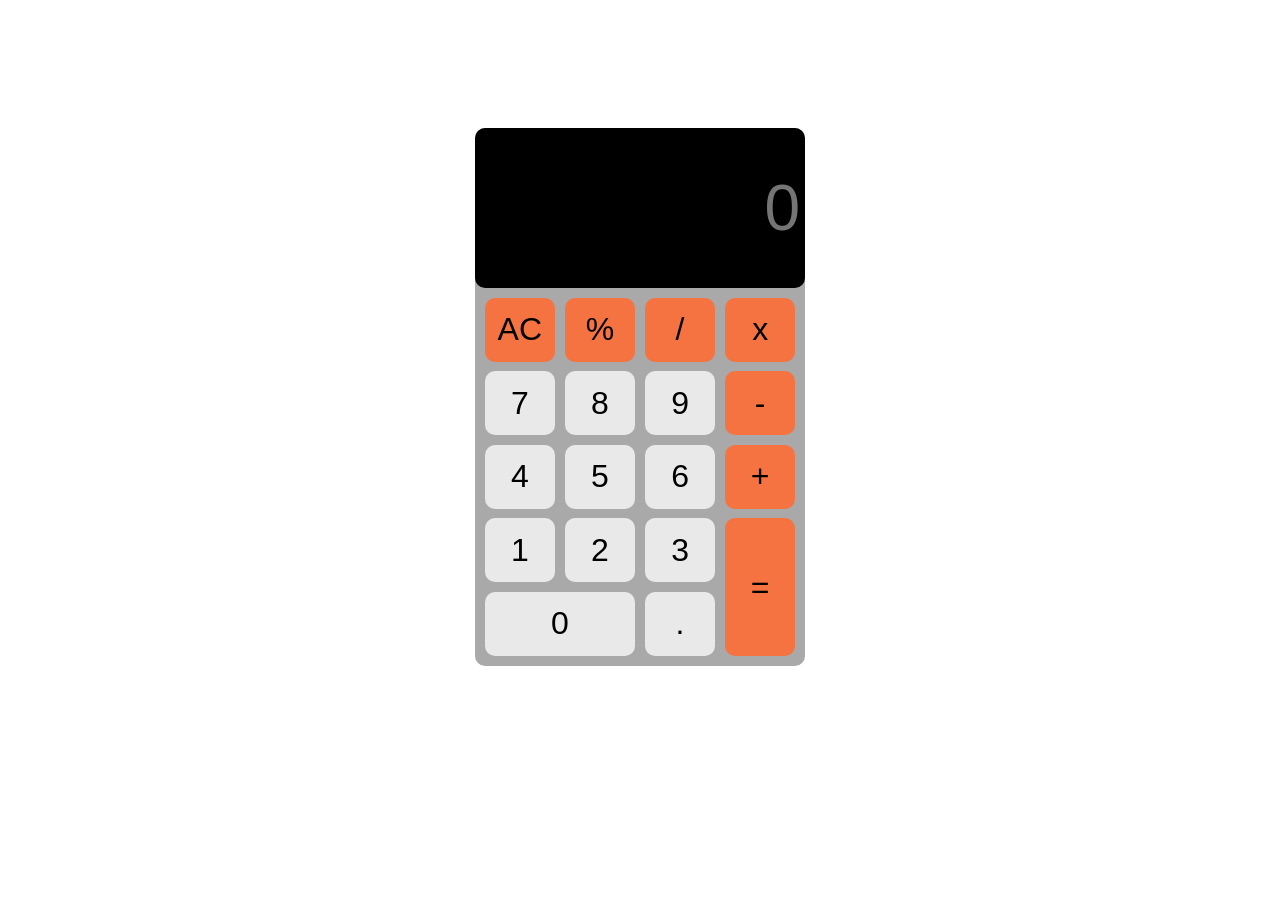
<file: Lab 1/index.html>
<!DOCTYPE html>
<html lang="en">
<head>
    <meta charset="UTF-8">
    <meta name="viewport" content="width=device-width, initial-scale=1.0">
    <title>Calculator</title>
    <link rel="stylesheet" href="style.css">
</head>
<body>
    <div class="calculator">
        <input type="text" id="display" readonly placeholder="0">

        <div class="buttons">
            <button class="operator">AC</button>
            <button class="operator">%</button>
            <button class="operator">/</button>
            <button class="operator">x</button>
                
            <button>7</button>
            <button>8</button>
            <button>9</button>
            <button class="operator">-</button>
                
            <button>4</button>
            <button>5</button>
            <button>6</button>
            <button class="operator">+</button>
                
            <button>1</button>
            <button>2</button>
            <button>3</button>
            <button class="operator equal">=</button>
                
            <button class="zero">0</button>
            <button>.</button>
        </div>
        
    </div>
</body>
</html>
</file>
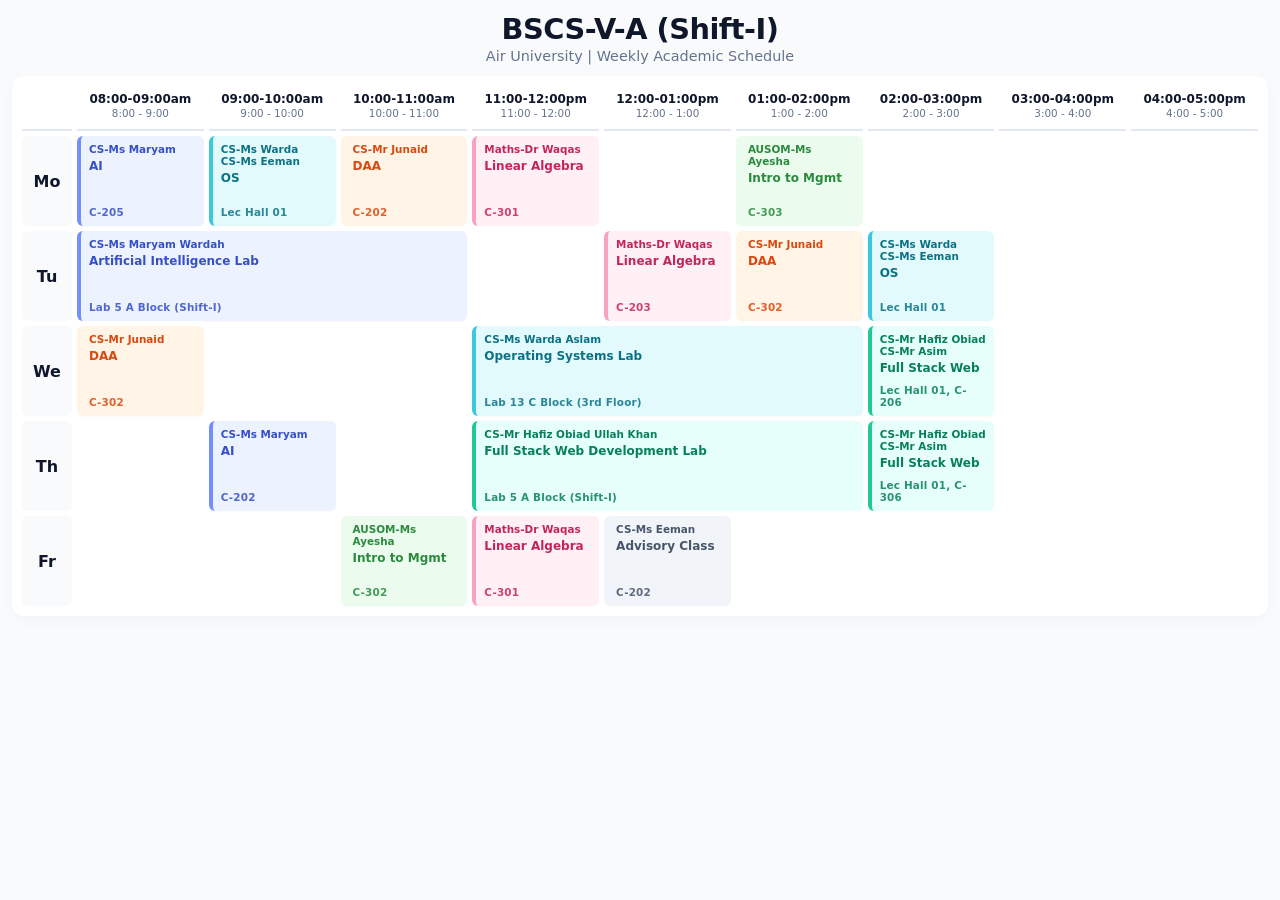
<file: Lab 2/Task 1 - Timetable/index.html>
<!DOCTYPE html>
<html lang="en">
<head>
  <meta charset="UTF-8">
  <meta name="viewport" content="width=device-width, initial-scale=1.0">
  <title>BSCS-V-A Timetable (Shift-I)</title>
  <link rel="stylesheet" href="./style.css">
</head>
<body>

  <div class="header-section">
    <h1>BSCS-V-A (Shift-I)</h1>
    <p>Air University | Weekly Academic Schedule</p>
  </div>

  <div class="timetable-wrapper">
    <div class="timetable-grid">
      
      <!-- Top Grid Framework Timeline Headers -->
      <div style="grid-column: 1; grid-row: 1; border-bottom: 2px solid var(--border-light);"></div>
      <div class="time-slot-header" style="grid-column: 2;">08:00-09:00am <span>8:00 - 9:00</span></div>
      <div class="time-slot-header" style="grid-column: 3;">09:00-10:00am <span>9:00 - 10:00</span></div>
      <div class="time-slot-header" style="grid-column: 4;">10:00-11:00am <span>10:00 - 11:00</span></div>
      <div class="time-slot-header" style="grid-column: 5;">11:00-12:00pm <span>11:00 - 12:00</span></div>
      <div class="time-slot-header" style="grid-column: 6;">12:00-01:00pm <span>12:00 - 1:00</span></div>
      <div class="time-slot-header" style="grid-column: 7;">01:00-02:00pm <span>1:00 - 2:00</span></div>
      <div class="time-slot-header" style="grid-column: 8;">02:00-03:00pm <span>2:00 - 3:00</span></div>
      <div class="time-slot-header" style="grid-column: 9;">03:00-04:00pm <span>3:00 - 4:00</span></div>
      <div class="time-slot-header" style="grid-column: 10;">04:00-05:00pm <span>4:00 - 5:00</span></div>

      <!-- Left Sidebar Row Keys -->
      <div class="day-row-header" style="grid-row: 2;">Mo</div>
      <div class="day-row-header" style="grid-row: 3;">Tu</div>
      <div class="day-row-header" style="grid-row: 4;">We</div>
      <div class="day-row-header" style="grid-row: 5;">Th</div>
      <div class="day-row-header" style="grid-row: 6;">Fr</div>

      <!-- ==================== MONDAY ==================== -->
      <div class="cell-card c-ai" style="grid-row: 2; grid-column: 2;">
        <div class="instructor">CS-Ms Maryam</div>
        <div class="course-title">AI</div>
        <div class="room-number">C-205</div>
      </div>
      
      <div class="cell-card c-os" style="grid-row: 2; grid-column: 3;">
        <div class="instructor">CS-Ms Warda<br>CS-Ms Eeman</div>
        <div class="course-title">OS</div>
        <div class="room-number">Lec Hall 01</div>
      </div>
      
      <div class="cell-card c-daa" style="grid-row: 2; grid-column: 4;">
        <div class="instructor">CS-Mr Junaid</div>
        <div class="course-title">DAA</div>
        <div class="room-number">C-202</div>
      </div>
      
      <div class="cell-card c-la" style="grid-row: 2; grid-column: 5;">
        <div class="instructor">Maths-Dr Waqas</div>
        <div class="course-title">Linear Algebra</div>
        <div class="room-number">C-301</div>
      </div>
      
      <div class="cell-card c-mgmt" style="grid-row: 2; grid-column: 7;">
        <div class="instructor">AUSOM-Ms Ayesha</div>
        <div class="course-title">Intro to Mgmt</div>
        <div class="room-number">C-303</div>
      </div>

      <!-- ==================== TUESDAY ==================== -->
      <div class="cell-card c-ai" style="grid-row: 3; grid-column: 2 / span 3;">
        <div class="instructor">CS-Ms Maryam Wardah</div>
        <div class="course-title">Artificial Intelligence Lab</div>
        <div class="room-number">Lab 5 A Block (Shift-I)</div>
      </div>
      
      <div class="cell-card c-la" style="grid-row: 3; grid-column: 6;">
        <div class="instructor">Maths-Dr Waqas</div>
        <div class="course-title">Linear Algebra</div>
        <div class="room-number">C-203</div>
      </div>
      
      <div class="cell-card c-daa" style="grid-row: 3; grid-column: 7;">
        <div class="instructor">CS-Mr Junaid</div>
        <div class="course-title">DAA</div>
        <div class="room-number">C-302</div>
      </div>
      
      <div class="cell-card c-os" style="grid-row: 3; grid-column: 8;">
        <div class="instructor">CS-Ms Warda<br>CS-Ms Eeman</div>
        <div class="course-title">OS</div>
        <div class="room-number">Lec Hall 01</div>
      </div>

      <!-- ==================== WEDNESDAY ==================== -->
      <div class="cell-card c-daa" style="grid-row: 4; grid-column: 2;">
        <div class="instructor">CS-Mr Junaid</div>
        <div class="course-title">DAA</div>
        <div class="room-number">C-302</div>
      </div>

      <div class="cell-card c-os" style="grid-row: 4; grid-column: 5 / span 3;">
        <div class="instructor">CS-Ms Warda Aslam</div>
        <div class="course-title">Operating Systems Lab</div>
        <div class="room-number">Lab 13 C Block (3rd Floor)</div>
      </div>

      <div class="cell-card c-fs" style="grid-row: 4; grid-column: 8;">
        <div class="instructor">CS-Mr Hafiz Obiad<br>CS-Mr Asim</div>
        <div class="course-title">Full Stack Web</div>
        <div class="room-number">Lec Hall 01, C-206</div>
      </div>

      <!-- ==================== THURSDAY ==================== -->
      <div class="cell-card c-ai" style="grid-row: 5; grid-column: 3;">
        <div class="instructor">CS-Ms Maryam</div>
        <div class="course-title">AI</div>
        <div class="room-number">C-202</div>
      </div>

      <div class="cell-card c-fs" style="grid-row: 5; grid-column: 5 / span 3;">
        <div class="instructor">CS-Mr Hafiz Obiad Ullah Khan</div>
        <div class="course-title">Full Stack Web Development Lab</div>
        <div class="room-number">Lab 5 A Block (Shift-I)</div>
      </div>

      <div class="cell-card c-fs" style="grid-row: 5; grid-column: 8;">
        <div class="instructor">CS-Mr Hafiz Obiad<br>CS-Mr Asim</div>
        <div class="course-title">Full Stack Web</div>
        <div class="room-number">Lec Hall 01, C-306</div>
      </div>

      <!-- ==================== FRIDAY ==================== -->
      <div class="cell-card c-mgmt" style="grid-row: 6; grid-column: 4;">
        <div class="instructor">AUSOM-Ms Ayesha</div>
        <div class="course-title">Intro to Mgmt</div>
        <div class="room-number">C-302</div>
      </div>

      <div class="cell-card c-la" style="grid-row: 6; grid-column: 5;">
        <div class="instructor">Maths-Dr Waqas</div>
        <div class="course-title">Linear Algebra</div>
        <div class="room-number">C-301</div>
      </div>

      <div class="cell-card c-adv" style="grid-row: 6; grid-column: 6;">
        <div class="instructor">CS-Ms Eeman</div>
        <div class="course-title">Advisory Class</div>
        <div class="room-number">C-202</div>
      </div>

    </div>
  </div>
</body>
</html>
</file>
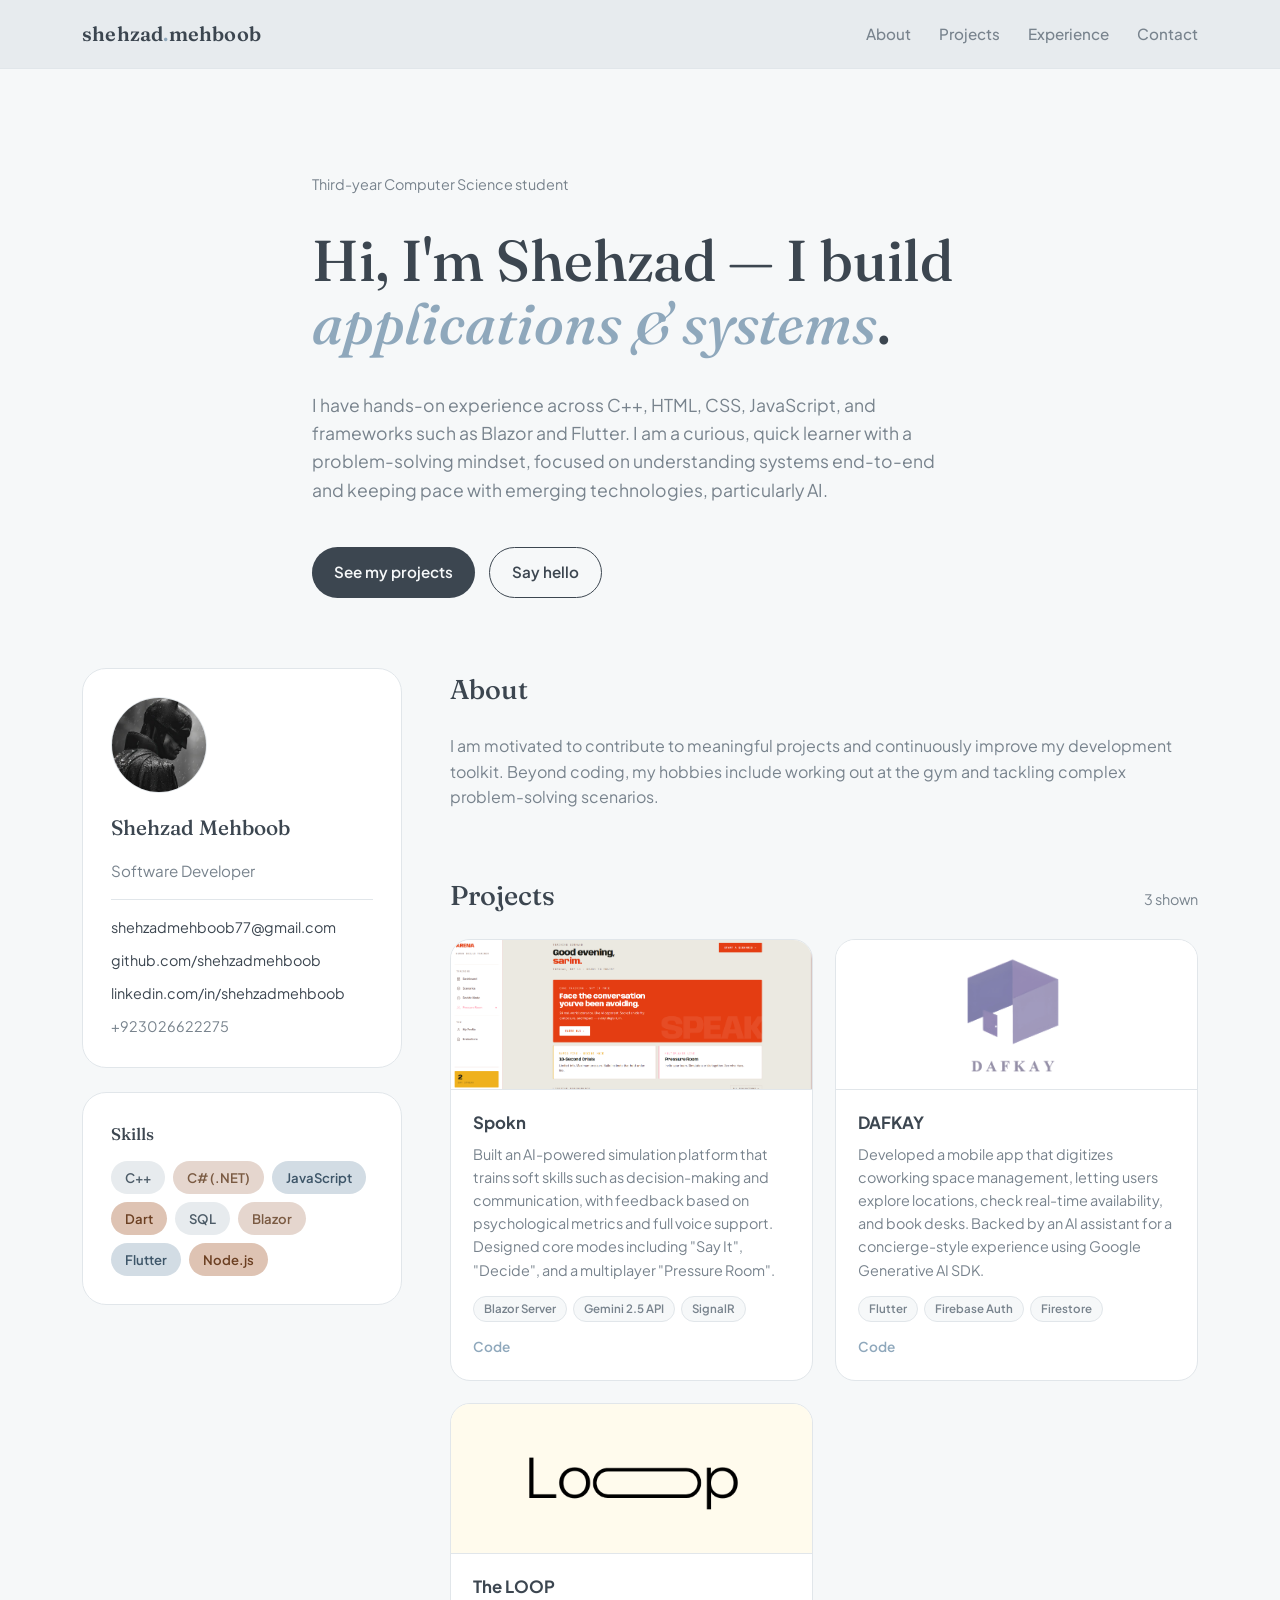
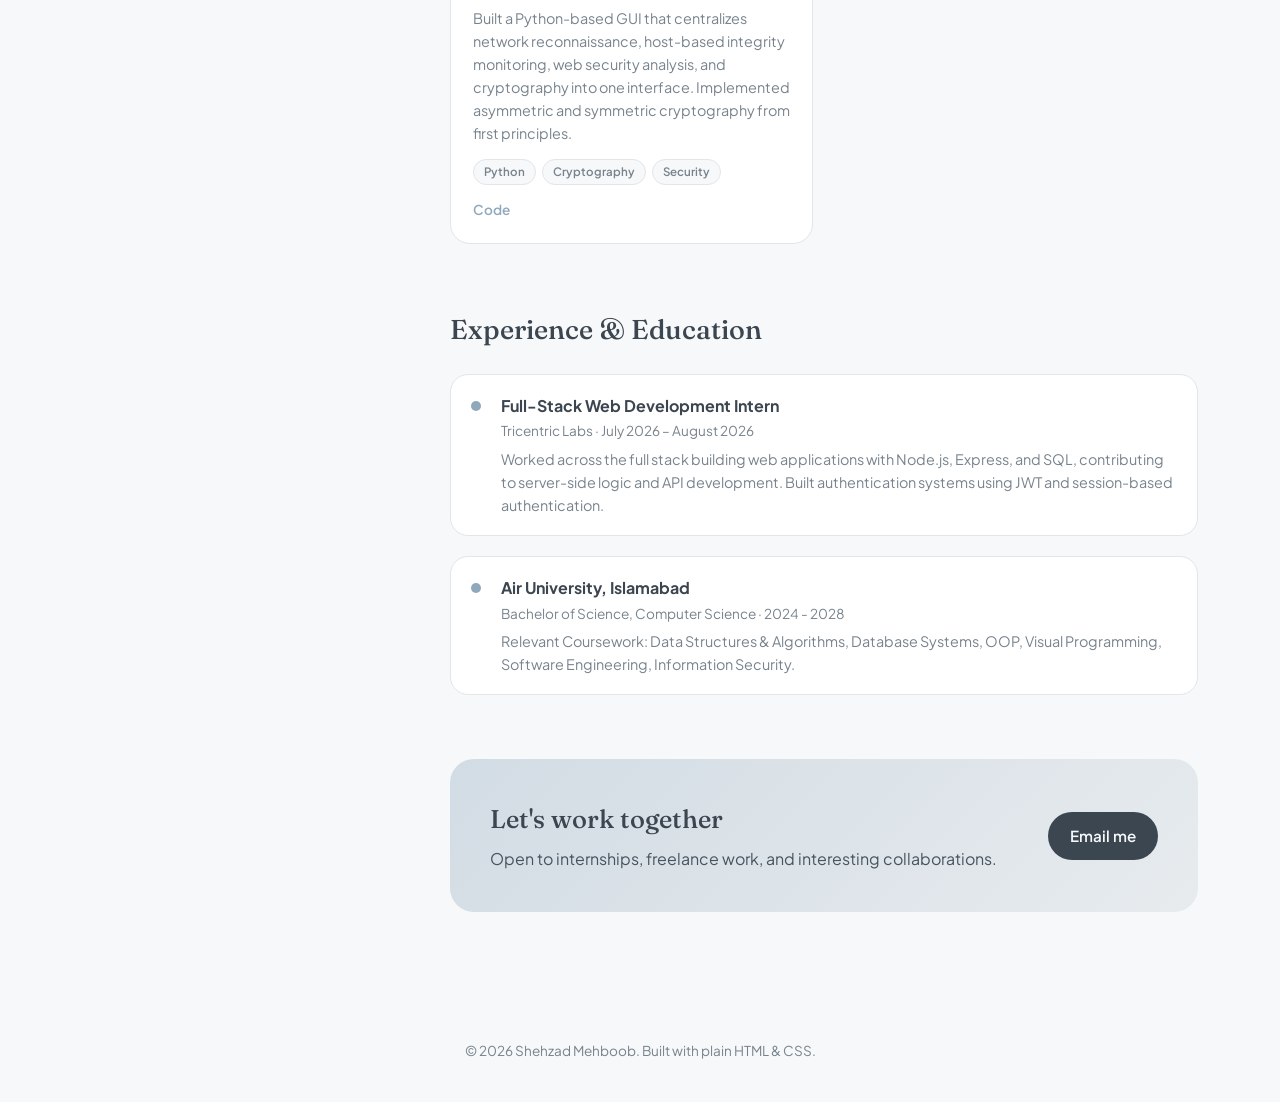
<file: Lab 2/Task 3 - Portfolio/index.html>
<!DOCTYPE html>
<html lang="en">
<head>
<meta charset="UTF-8">
<meta name="viewport" content="width=device-width, initial-scale=1.0">
<title>Shehzad Mehboob — Portfolio</title>

<link href="https://fonts.googleapis.com/css2?family=Fraunces:ital,opsz,wght@0,9..144,400;0,9..144,500;0,9..144,600;1,9..144,500&family=Plus+Jakarta+Sans:wght@400;500;600;700&display=swap" rel="stylesheet">
<link rel="stylesheet" href="./style.css">
</head>
<body>

<nav>
  <div class="wrap">
    <div class="brand">shehzad<span>.</span>mehboob</div>
    <ul class="nav-links">
      <li><a href="#about">About</a></li>
      <li><a href="#projects">Projects</a></li>
      <li><a href="#experience">Experience</a></li>
      <li><a href="#contact">Contact</a></li>
    </ul>
  </div>
</nav>

<header class="hero">
  <div class="wrap">
    <p class="eyebrow">Third-year Computer Science student</p>
    <h1>Hi, I'm Shehzad — I build <em>applications &amp; systems</em>.</h1>
    <p class="lede">I have hands-on experience across C++, HTML, CSS, JavaScript, and frameworks such as Blazor and Flutter. I am a curious, quick learner with a problem-solving mindset, focused on understanding systems end-to-end and keeping pace with emerging technologies, particularly AI.</p>
    <div class="hero-actions">
      <a class="btn btn-solid" href="#projects">See my projects</a>
      <a class="btn btn-ghost" href="mailto:shehzadmehboob77@gmail.com">Say hello</a>
    </div>
  </div>
</header>

<div class="wrap">
  <main class="layout">

    <aside class="sidebar">
      <div class="profile-card">
        
        <img class="avatar" src="./pfp.jpeg" alt="Shehzad Mehboob">
        
        <h2>Shehzad Mehboob</h2>
        <p class="role">Software Developer</p>
        <div class="profile-meta">
          <a href="mailto:shehzadmehboob77@gmail.com">shehzadmehboob77@gmail.com</a>
          <a href="https://github.com/shehzadmehboob" target="_blank" rel="noopener">github.com/shehzadmehboob</a>
          <a href="https://linkedin.com/in/shehzadmehboob" target="_blank" rel="noopener">linkedin.com/in/shehzadmehboob</a>
          <span>+923026622275</span>
        </div>
      </div>

      <div class="skills-card">
        <h3>Skills</h3>
        <div class="chip-row">
          <span class="chip">C++</span>
          <span class="chip pink">C# (.NET)</span>
          <span class="chip lav">JavaScript</span>
          <span class="chip peach">Dart</span>
          <span class="chip">SQL</span>
          <span class="chip pink">Blazor</span>
          <span class="chip lav">Flutter</span>
          <span class="chip peach">Node.js</span>
        </div>
      </div>
    </aside>

    <div class="content">

      <section id="about">
        <div class="section-head"><h2>About</h2></div>
        <div class="about-text">
          <p>I am motivated to contribute to meaningful projects and continuously improve my development toolkit. Beyond coding, my hobbies include working out at the gym and tackling complex problem-solving scenarios.</p>
        </div>
      </section>

      <section id="projects">
        <div class="section-head">
          <h2>Projects</h2>
          <span class="count">3 shown</span>
        </div>
        
        <div class="project-grid">

          <article class="project-card">
            
            <img class="project-thumb" src="./spokn.png" alt="Spokn Project Thumbnail">
            <div class="project-body">
              <h3>Spokn</h3>
              <p>Built an AI-powered simulation platform that trains soft skills such as decision-making and communication, with feedback based on psychological metrics and full voice support. Designed core modes including "Say It", "Decide", and a multiplayer "Pressure Room".</p>
              <div class="project-tags">
                <span class="tag">Blazor Server</span>
                <span class="tag">Gemini 2.5 API</span>
                <span class="tag">SignalR</span>
              </div>
              <div class="project-links">
                <a href="https://github.com/shehzadmehboob/Arena">Code</a>
              </div>
            </div>
          </article>

          <article class="project-card">
            
            <img class="project-thumb" src="./dafkay.png" alt="DAFKAY Project Thumbnail">
            <div class="project-body">
              <h3>DAFKAY</h3>
              <p>Developed a mobile app that digitizes coworking space management, letting users explore locations, check real-time availability, and book desks. Backed by an AI assistant for a concierge-style experience using Google Generative AI SDK.</p>
              <div class="project-tags">
                <span class="tag">Flutter</span>
                <span class="tag">Firebase Auth</span>
                <span class="tag">Firestore</span>
              </div>
              <div class="project-links">
                <a href="#">Code</a>
              </div>
            </div>
          </article>

          <article class="project-card">
            
            <img class="project-thumb" src="./loop.png" alt="The LOOP Project Thumbnail">
            <div class="project-body">
              <h3>The LOOP</h3>
              <p>Built a Python-based GUI that centralizes network reconnaissance, host-based integrity monitoring, web security analysis, and cryptography into one interface. Implemented asymmetric and symmetric cryptography from first principles.</p>
              <div class="project-tags">
                <span class="tag">Python</span>
                <span class="tag">Cryptography</span>
                <span class="tag">Security</span>
              </div>
              <div class="project-links">
                <a href="#">Code</a>
              </div>
            </div>
          </article>

        </div>
      </section>

      <section id="experience">
        <div class="section-head"><h2>Experience &amp; Education</h2></div>
        <div class="timeline">
          
          <div class="timeline-item">
            <span class="timeline-dot"></span>
            <div>
              <h3>Full-Stack Web Development Intern</h3>
              <div class="when">Tricentric Labs · July 2026 – August 2026</div>
              <p>Worked across the full stack building web applications with Node.js, Express, and SQL, contributing to server-side logic and API development. Built authentication systems using JWT and session-based authentication.</p>
            </div>
          </div>

          <div class="timeline-item">
            <span class="timeline-dot"></span>
            <div>
              <h3>Air University, Islamabad</h3>
              <div class="when">Bachelor of Science, Computer Science · 2024 - 2028</div>
              <p>Relevant Coursework: Data Structures &amp; Algorithms, Database Systems, OOP, Visual Programming, Software Engineering, Information Security.</p>
            </div>
          </div>

        </div>
      </section>

      <section id="contact">
        <div class="contact-card">
          <div>
            <h2>Let's work together</h2>
            <p>Open to internships, freelance work, and interesting collaborations.</p>
          </div>
          <a class="btn btn-solid" href="mailto:shehzadmehboob77@gmail.com">Email me</a>
        </div>
      </section>

    </div>
  </main>
</div>

<footer>
  © 2026 Shehzad Mehboob. Built with plain HTML &amp; CSS.
</footer>

</body>
</html>
</file>
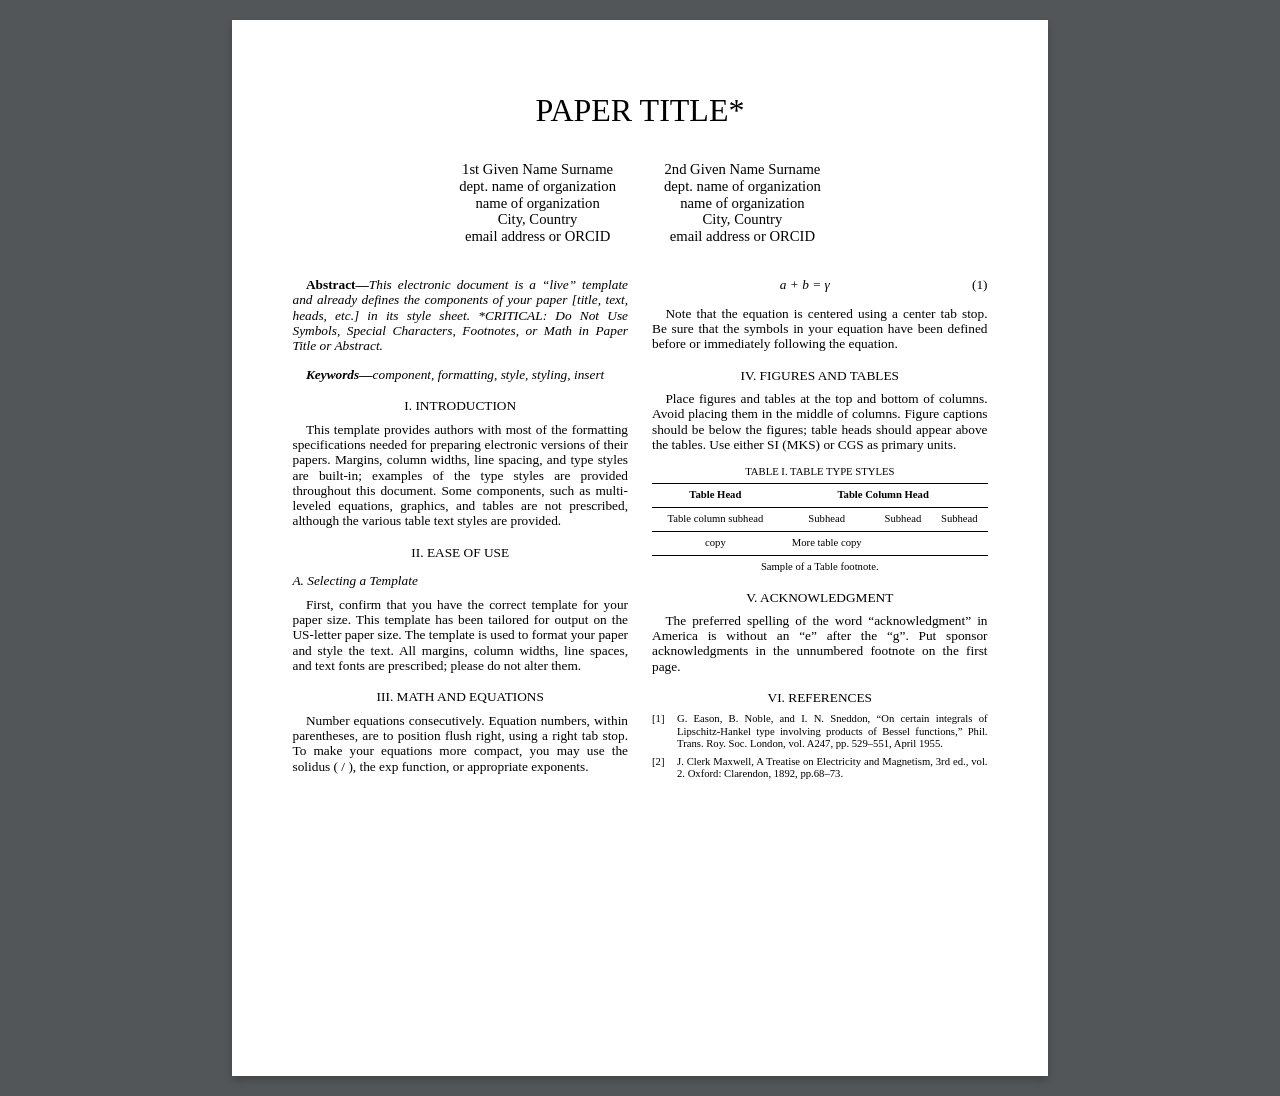
<file: Lab 2/Task 5 - IEEE Paper Template/index.html>
<!DOCTYPE html>
<html lang="en">
<head>
<meta charset="UTF-8">
<meta name="viewport" content="width=device-width, initial-scale=1.0">
<title>IEEE Paper Template</title>
<link rel="stylesheet" href="./style.css">
</head>
<body>

<div class="paper">
    <h1 class="paper-title">Paper Title*</h1>
    
    <div class="authors-container">
        <div class="author-block">
            <p>1st Given Name Surname</p>
            <p>dept. name of organization</p>
            <p>name of organization</p>
            <p>City, Country</p>
            <p>email address or ORCID</p>
        </div>
        <div class="author-block">
            <p>2nd Given Name Surname</p>
            <p>dept. name of organization</p>
            <p>name of organization</p>
            <p>City, Country</p>
            <p>email address or ORCID</p>
        </div>
    </div>

    <div class="content-columns">
        <p><span class="abstract">Abstract—</span><span class="abstract-text">This electronic document is a “live” template and already defines the components of your paper [title, text, heads, etc.] in its style sheet. *CRITICAL: Do Not Use Symbols, Special Characters, Footnotes, or Math in Paper Title or Abstract.</span></p>

        <p><strong class="keywords">Keywords—</strong><span class="keywords">component, formatting, style, styling, insert</span></p>

        <h1>I. Introduction</h1>
        <p>This template provides authors with most of the formatting specifications needed for preparing electronic versions of their papers. Margins, column widths, line spacing, and type styles are built-in; examples of the type styles are provided throughout this document. Some components, such as multi-leveled equations, graphics, and tables are not prescribed, although the various table text styles are provided.</p>

        <h1>II. Ease of Use</h1>
        <h2>A. Selecting a Template</h2>
        <p>First, confirm that you have the correct template for your paper size. This template has been tailored for output on the US-letter paper size. The template is used to format your paper and style the text. All margins, column widths, line spaces, and text fonts are prescribed; please do not alter them.</p>

        <h1>III. Math and Equations</h1>
        <p>Number equations consecutively. Equation numbers, within parentheses, are to position flush right, using a right tab stop. To make your equations more compact, you may use the solidus ( / ), the exp function, or appropriate exponents.</p>
        
        <div class="equation-row">
            <div class="equation-content">
                <i>a + b = &gamma;</i>
            </div>
            <div class="equation-number">(1)</div>
        </div>
        
        <p>Note that the equation is centered using a center tab stop. Be sure that the symbols in your equation have been defined before or immediately following the equation.</p>

        <h1>IV. Figures and Tables</h1>
        <p>Place figures and tables at the top and bottom of columns. Avoid placing them in the middle of columns. Figure captions should be below the figures; table heads should appear above the tables. Use either SI (MKS) or CGS as primary units.</p>

        <div class="table-container">
            <div class="table-head">Table I. Table Type Styles</div>
            <table>
                <thead>
                    <tr>
                        <th>Table Head</th>
                        <th colspan="3">Table Column Head</th>
                    </tr>
                </thead>
                <tbody>
                    <tr>
                        <td>Table column subhead</td>
                        <td>Subhead</td>
                        <td>Subhead</td>
                        <td>Subhead</td>
                    </tr>
                    <tr>
                        <td>copy</td>
                        <td>More table copy</td>
                        <td></td>
                        <td></td>
                    </tr>
                </tbody>
            </table>
            <div class="figure-caption">Sample of a Table footnote.</div>
        </div>

        <h1>V. Acknowledgment</h1>
        <p>The preferred spelling of the word “acknowledgment” in America is without an “e” after the “g”. Put sponsor acknowledgments in the unnumbered footnote on the first page.</p>

        <h1>VI. References</h1>
        <div class="references">
            <div class="ref-item">
                <div class="ref-num">[1]</div>
                <p>G. Eason, B. Noble, and I. N. Sneddon, “On certain integrals of Lipschitz-Hankel type involving products of Bessel functions,” Phil. Trans. Roy. Soc. London, vol. A247, pp. 529–551, April 1955.</p>
            </div>
            <div class="ref-item">
                <div class="ref-num">[2]</div>
                <p>J. Clerk Maxwell, A Treatise on Electricity and Magnetism, 3rd ed., vol. 2. Oxford: Clarendon, 1892, pp.68–73.</p>
            </div>
        </div>
    </div>
</div>

</body>
</html>
</file>
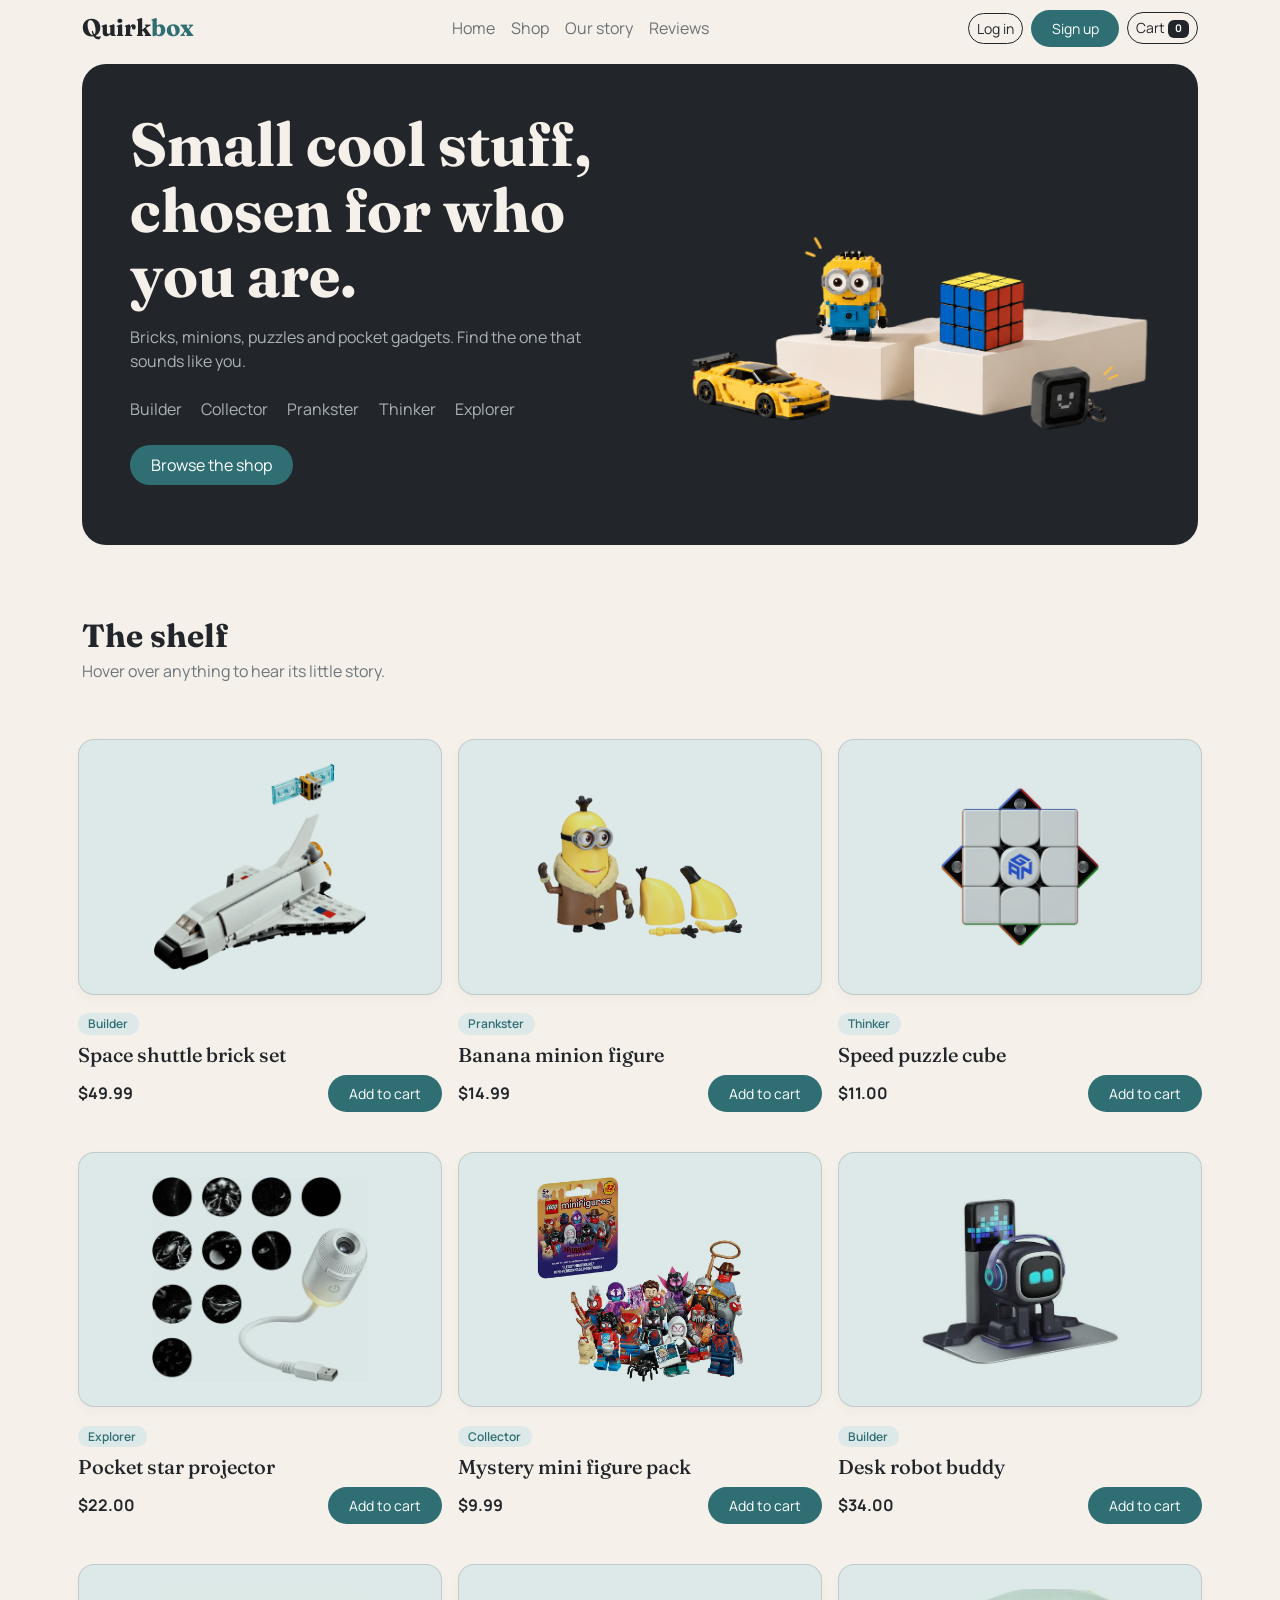
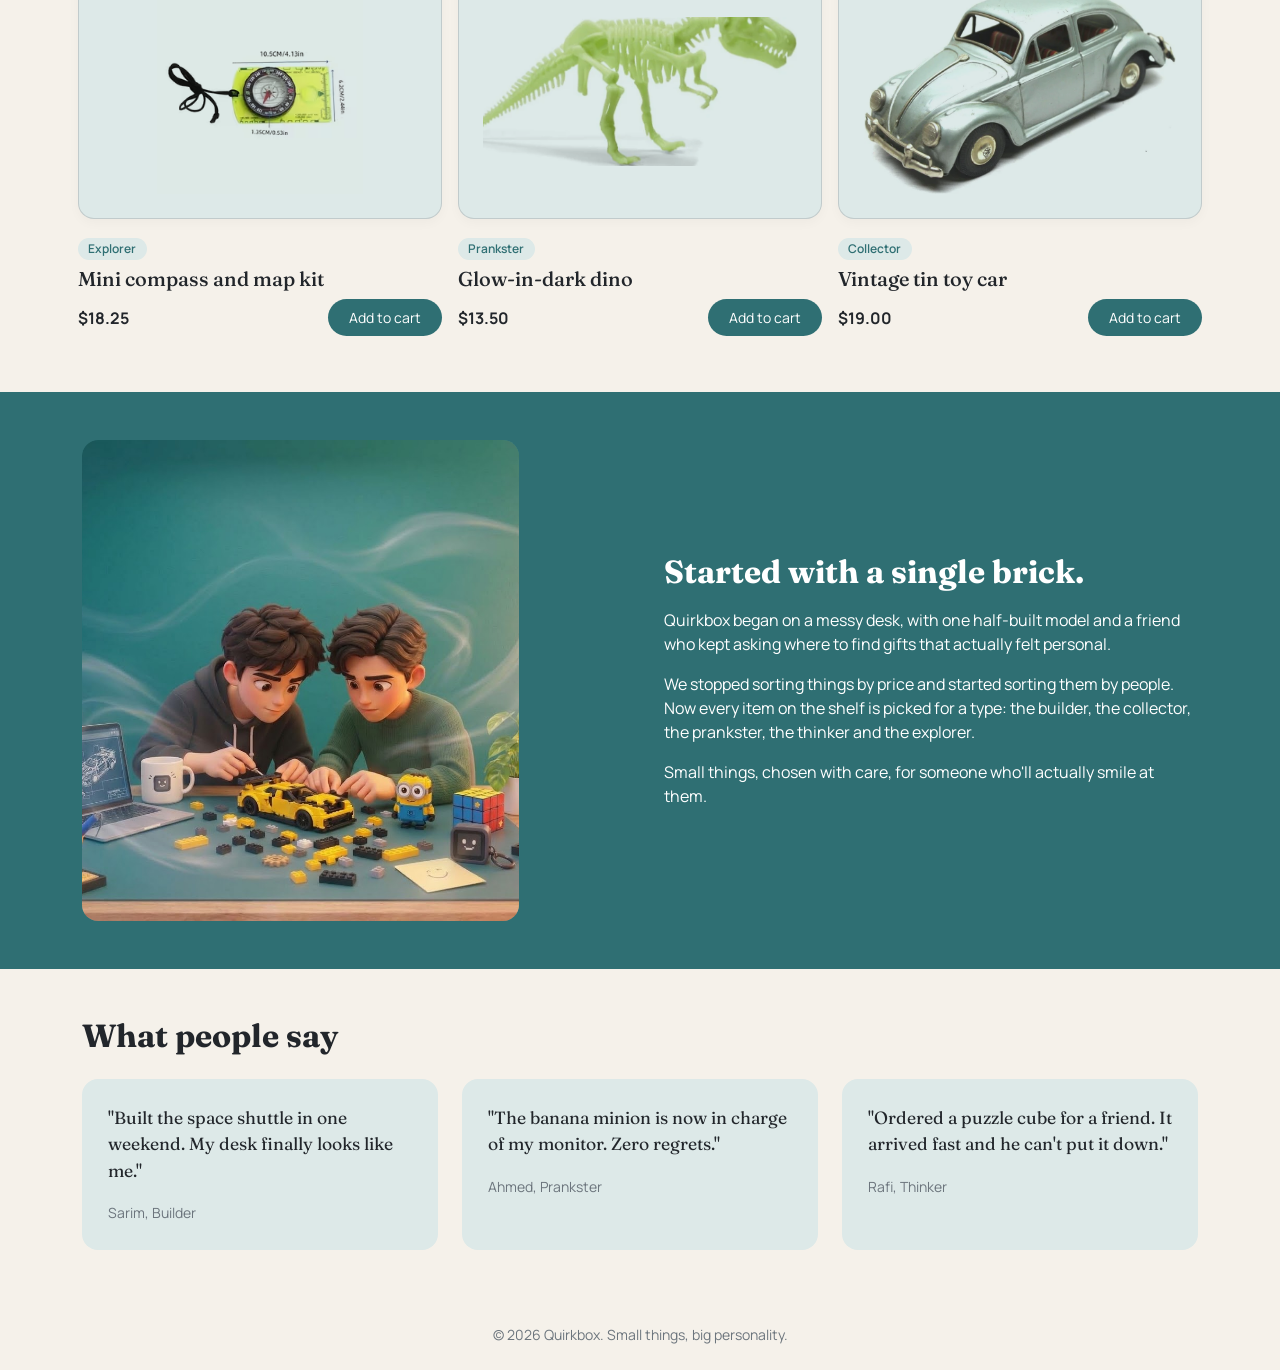
<file: Lab 3/Task 2/index.html>
<!DOCTYPE html>
<html lang="en">

<head>
  <meta charset="UTF-8">
  <meta name="viewport" content="width=device-width, initial-scale=1">
  <title>Quirkbox - small cool stuff for your personality</title>
  <link href="https://cdn.jsdelivr.net/npm/bootstrap@5.3.3/dist/css/bootstrap.min.css" rel="stylesheet">
  <link
    href="https://fonts.googleapis.com/css2?family=Fraunces:opsz,wght@9..144,500;9..144,700&family=Manrope:wght@400;500;600&display=swap"
    rel="stylesheet">
  <link href="style.css" rel="stylesheet">
</head>

<body>

  <nav class="navbar navbar-expand-md sticky-top">
    <div class="container">
      <a class="brand" href="#home">Quirk<span>box</span></a>
      <button class="navbar-toggler" data-bs-toggle="collapse" data-bs-target="#menu"><span
          class="navbar-toggler-icon"></span></button>
      <div class="collapse navbar-collapse" id="menu">
        <ul class="navbar-nav mx-auto">
          <li class="nav-item"><a class="nav-link" href="#home">Home</a></li>
          <li class="nav-item"><a class="nav-link" href="#shop">Shop</a></li>
          <li class="nav-item"><a class="nav-link" href="#story">Our story</a></li>
          <li class="nav-item"><a class="nav-link" href="#reviews">Reviews</a></li>
        </ul>
        <div class="d-flex align-items-center gap-2">
          <a class="btn btn-line btn-sm" href="login.html">Log in</a>
          <a class="btn btn-ink btn-sm" href="signup.html">Sign up</a>
          <button class="btn btn-line btn-sm" data-bs-toggle="offcanvas" data-bs-target="#cartPanel">Cart <span
              class="badge bg-dark">0</span></button>
        </div>
      </div>
    </div>
  </nav>

  <div class="container mt-2" id="home">
    <header class="hero">
      <div class="row g-0 align-items-stretch">
        <div class="col-lg-6 p-4 p-md-5">
          <h1>Small cool stuff, chosen for who you are.</h1>
          <p class="my-3" style="color:#aab3b6;max-width:30rem">Bricks, minions, puzzles and pocket gadgets. Find the
            one that sounds like you.</p>
          <div class="types mt-4">
            <a href="#shop">Builder</a><a href="#shop">Collector</a><a href="#shop">Prankster</a><a
              href="#shop">Thinker</a><a href="#shop">Explorer</a>
          </div>
          <a href="#shop" class="btn btn-ink mt-4">Browse the shop</a>
        </div>
        <div class="col-lg-6">
          <div class="d-flex align-items-end justify-content-center h-100"><img class="hero-png" src="./img/hero.png"
              alt="Hero image"></div>
        </div>
      </div>
    </header>
  </div>

  <main class="container py-5 mt-4" id="shop">
    <h2 class="mb-1">The shelf</h2>
    <p class="text-secondary mb-5">Hover over anything to hear its little story.</p>
    <div class="row g-4">
      <div class="col-md-6 col-lg-4 p-lg-2">
        <article class="item">
          <div class="ratio img-box" style="--bs-aspect-ratio:70%"><img src="./img/space_shuttle.png"
              alt="Space shuttle brick set">
            <div class="hover-story">Ten thousand bricks, one very patient Saturday.</div>
          </div>
          <div class="pt-3">
            <span class="tag">Builder</span>
            <h3 class="h5 mt-2 mb-2">Space shuttle brick set</h3>
            <div class="d-flex justify-content-between align-items-center">
              <b>$49.99</b>
              <button class="btn btn-ink btn-sm" data-bs-toggle="offcanvas" data-bs-target="#cartPanel">Add to
                cart</button>
            </div>
          </div>
        </article>
      </div>
      <div class="col-md-6 col-lg-4 p-lg-2">
        <article class="item">
          <div class="ratio img-box" style="--bs-aspect-ratio:70%"><img src="./img/banana_minion.avif"
              alt="Banana minion figure">
            <div class="hover-story">Guards your desk and judges your snacks.</div>
          </div>
          <div class="pt-3">
            <span class="tag">Prankster</span>
            <h3 class="h5 mt-2 mb-2">Banana minion figure</h3>
            <div class="d-flex justify-content-between align-items-center">
              <b>$14.99</b>
              <button class="btn btn-ink btn-sm" data-bs-toggle="offcanvas" data-bs-target="#cartPanel">Add to
                cart</button>
            </div>
          </div>
        </article>
      </div>
      <div class="col-md-6 col-lg-4 p-lg-2">
        <article class="item">
          <div class="ratio img-box" style="--bs-aspect-ratio:70%"><img src="./img/speed_cube.webp" alt="Speed puzzle cube">
            <div class="hover-story">Solved in a minute by someone. Not you. Yet.</div>
          </div>
          <div class="pt-3">
            <span class="tag">Thinker</span>
            <h3 class="h5 mt-2 mb-2">Speed puzzle cube</h3>
            <div class="d-flex justify-content-between align-items-center">
              <b>$11.00</b>
              <button class="btn btn-ink btn-sm" data-bs-toggle="offcanvas" data-bs-target="#cartPanel">Add to
                cart</button>
            </div>
          </div>
        </article>
      </div>
      <div class="col-md-6 col-lg-4 p-lg-2">
        <article class="item">
          <div class="ratio img-box" style="--bs-aspect-ratio:70%"><img src="./img/pocket_projector.webp"
              alt="Pocket star projector">
            <div class="hover-story">Turns the ceiling into a road trip at midnight.</div>
          </div>
          <div class="pt-3">
            <span class="tag">Explorer</span>
            <h3 class="h5 mt-2 mb-2">Pocket star projector</h3>
            <div class="d-flex justify-content-between align-items-center">
              <b>$22.00</b>
              <button class="btn btn-ink btn-sm" data-bs-toggle="offcanvas" data-bs-target="#cartPanel">Add to
                cart</button>
            </div>
          </div>
        </article>
      </div>
      <div class="col-md-6 col-lg-4 p-lg-2">
        <article class="item">
          <div class="ratio img-box" style="--bs-aspect-ratio:70%"><img src="./img/mystery minifigure.webp"
              alt="Mystery mini figure pack">
            <div class="hover-story">You never know who's inside until it's too late.</div>
          </div>
          <div class="pt-3">
            <span class="tag">Collector</span>
            <h3 class="h5 mt-2 mb-2">Mystery mini figure pack</h3>
            <div class="d-flex justify-content-between align-items-center">
              <b>$9.99</b>
              <button class="btn btn-ink btn-sm" data-bs-toggle="offcanvas" data-bs-target="#cartPanel">Add to
                cart</button>
            </div>
          </div>
        </article>
      </div>
      <div class="col-md-6 col-lg-4 p-lg-2">
        <article class="item">
          <div class="ratio img-box" style="--bs-aspect-ratio:70%"><img src="./img/desk robot.jpg" alt="Desk robot buddy">
            <div class="hover-story">Silent coworker. Great listener. Never steals lunch.</div>
          </div>
          <div class="pt-3">
            <span class="tag">Builder</span>
            <h3 class="h5 mt-2 mb-2">Desk robot buddy</h3>
            <div class="d-flex justify-content-between align-items-center">
              <b>$34.00</b>
              <button class="btn btn-ink btn-sm" data-bs-toggle="offcanvas" data-bs-target="#cartPanel">Add to
                cart</button>
            </div>
          </div>
        </article>
      </div>
      <div class="col-md-6 col-lg-4 p-lg-2">
        <article class="item">
          <div class="ratio img-box" style="--bs-aspect-ratio:70%"><img src="./img/compass map.avif"
              alt="Mini compass and map kit">
            <div class="hover-story">For people who still trust north over a signal bar.</div>
          </div>
          <div class="pt-3">
            <span class="tag">Explorer</span>
            <h3 class="h5 mt-2 mb-2">Mini compass and map kit</h3>
            <div class="d-flex justify-content-between align-items-center">
              <b>$18.25</b>
              <button class="btn btn-ink btn-sm" data-bs-toggle="offcanvas" data-bs-target="#cartPanel">Add to
                cart</button>
            </div>
          </div>
        </article>
      </div>
      <div class="col-md-6 col-lg-4 p-lg-2">
        <article class="item">
          <div class="ratio img-box" style="--bs-aspect-ratio:70%"><img src="./img/glowing dino.webp"
              alt="Glow-in-dark dino">
            <div class="hover-story">Small roar, big surprise when the lights go out.</div>
          </div>
          <div class="pt-3">
            <span class="tag">Prankster</span>
            <h3 class="h5 mt-2 mb-2">Glow-in-dark dino</h3>
            <div class="d-flex justify-content-between align-items-center">
              <b>$13.50</b>
              <button class="btn btn-ink btn-sm" data-bs-toggle="offcanvas" data-bs-target="#cartPanel">Add to
                cart</button>
            </div>
          </div>
        </article>
      </div>
      <div class="col-md-6 col-lg-4 p-lg-2">
        <article class="item">
          <div class="ratio img-box" style="--bs-aspect-ratio:70%"><img src="./img/vintage car toy.webp"
              alt="Vintage tin toy car">
            <div class="hover-story">Looks like it raced through 1962 and won.</div>
          </div>
          <div class="pt-3">
            <span class="tag">Collector</span>
            <h3 class="h5 mt-2 mb-2">Vintage tin toy car</h3>
            <div class="d-flex justify-content-between align-items-center">
              <b>$19.00</b>
              <button class="btn btn-ink btn-sm" data-bs-toggle="offcanvas" data-bs-target="#cartPanel">Add to
                cart</button>
            </div>
          </div>
        </article>
      </div>
    </div>
  </main>

  <section class="py-5 story-band" id="story">
    <div class="container">
      <div class="row align-items-center g-5">
        <div class="col-lg-5">
          <div class="ratio img-box" style="--bs-aspect-ratio:110%"><img src="Gemini_Generated_Image_1ppnm1ppnm1ppnm1.jpg" alt="Our story"></div>
        </div>
        <div class="col-lg-6 offset-lg-1">
          <h2>Started with a single brick.</h2>
          <p class="mt-3">Quirkbox began on a messy desk, with one half-built model and a friend who kept asking where to find gifts that actually felt personal.</p>
          <p>We stopped sorting things by price and started sorting them by people. Now every item on the shelf is picked for a type: the builder, the collector, the prankster, the thinker and the explorer.</p>
          <p class="mb-0">Small things, chosen with care, for someone who'll actually smile at them.</p>
        </div>
      </div>
    </div>
  </section>

  <section class="py-5" id="reviews">
    <div class="container">
      <h2 class="mb-4">What people say</h2>
      <div class="row g-4">
        <div class="col-md-4">
          <div class="review">
            <p>"Built the space shuttle in one weekend. My desk finally looks like me."</p><small
              class="text-secondary">Sarim, Builder</small>
          </div>
        </div>
        <div class="col-md-4">
          <div class="review">
            <p>"The banana minion is now in charge of my monitor. Zero regrets."</p><small class="text-secondary">Ahmed,
              Prankster</small>
          </div>
        </div>
        <div class="col-md-4">
          <div class="review">
            <p>"Ordered a puzzle cube for a friend. It arrived fast and he can't put it down."</p><small
              class="text-secondary">Rafi, Thinker</small>
          </div>
        </div>
      </div>
    </div>
  </section>

  <footer class="py-4 text-center text-secondary"><small>&copy; 2026 Quirkbox. Small things, big personality.</small>
  </footer>

  <div class="offcanvas offcanvas-end" id="cartPanel">
    <div class="offcanvas-header">
      <h3 class="m-0">Your cart</h3><button class="btn-close" data-bs-dismiss="offcanvas"></button>
    </div>
    <div class="offcanvas-body d-flex flex-column">
      <div class="flex-grow-1">
        <p class="text-secondary mt-3">Your cart is empty. Pick something from the shelf.</p>
      </div>
      <div class="border-top pt-3">
        <div class="d-flex justify-content-between fs-5 mb-3"><span>Total</span><b>$0.00</b></div>
        <button class="btn btn-ink w-100" data-bs-toggle="modal" data-bs-target="#checkoutModal">Checkout</button>
      </div>
    </div>
  </div>

  <div class="modal fade" id="checkoutModal" tabindex="-1">
    <div class="modal-dialog modal-dialog-centered">
      <div class="modal-content">
        <div class="modal-header border-0">
          <h3 class="m-0">Checkout</h3><button class="btn-close" data-bs-dismiss="modal"></button>
        </div>
        <form class="modal-body">
          <input class="form-control mb-3" placeholder="Full name" required>
          <input class="form-control mb-3" placeholder="Street address" required>
          <input class="form-control mb-3" placeholder="City" required>
          <select class="form-select mb-3">
            <option>Cash on delivery</option>
            <option>Card</option>
            <option>UPI</option>
          </select>
          <div class="d-flex justify-content-between fs-5 mb-3"><span>Total</span><b>$0.00</b></div>
          <button class="btn btn-ink w-100">Place order</button>
        </form>
      </div>
    </div>
  </div>

  <script src="https://cdn.jsdelivr.net/npm/bootstrap@5.3.3/dist/js/bootstrap.bundle.min.js"></script>
</body>

</html>
</file>
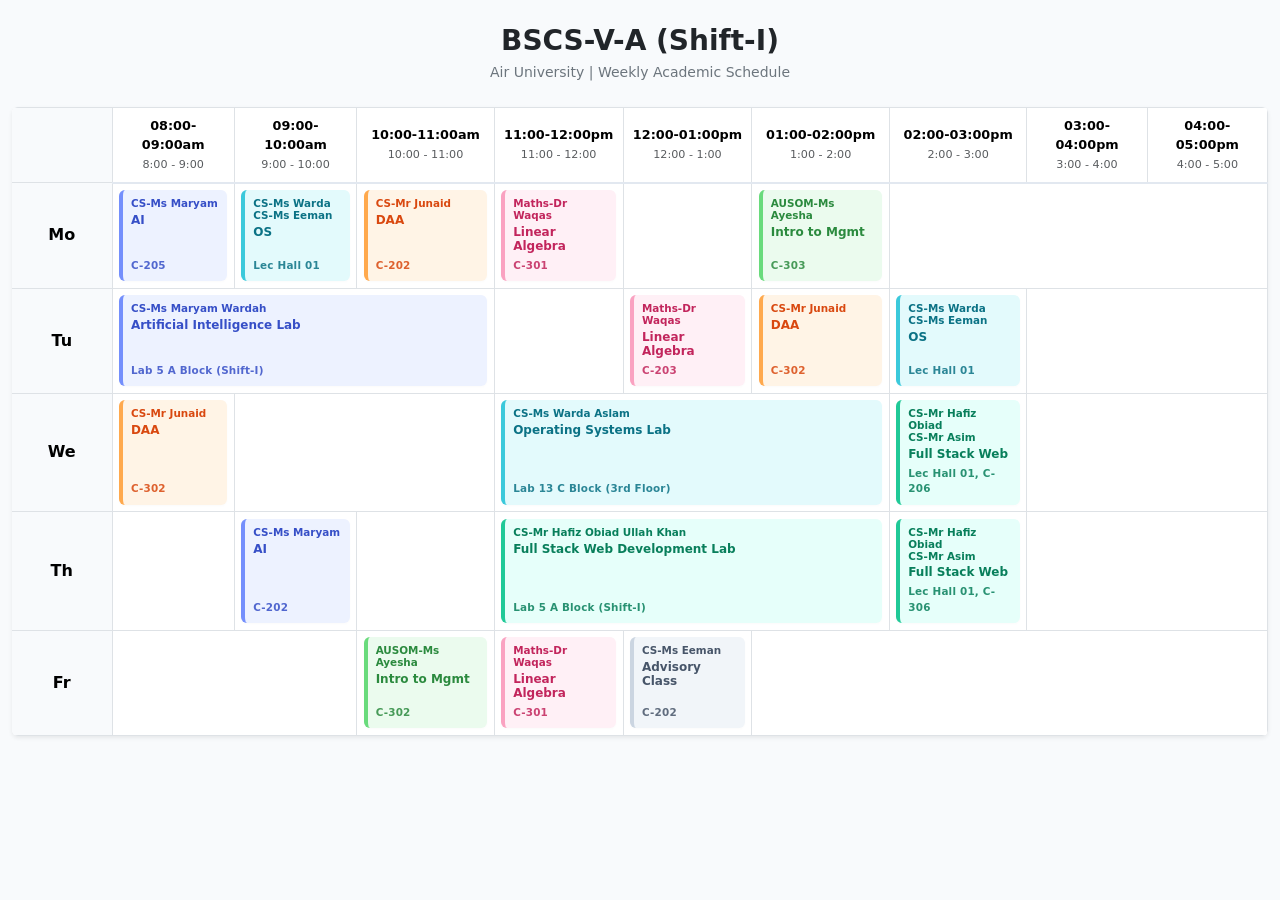
<file: Lab 3/Task 1/task1_updated_lab2.html>
<!DOCTYPE html>
<html lang="en">

<head>
  <meta charset="UTF-8">
  <meta name="viewport" content="width=device-width, initial-scale=1.0">
  <title>BSCS-V-A Timetable (Shift-I)</title>
  <link href="https://cdn.jsdelivr.net/npm/bootstrap@5.3.3/dist/css/bootstrap.min.css" rel="stylesheet">
  <style>
    :root {
      --ai-bg: #edf2ff;
      --ai-text: #364fc7;
      --ai-border: #748ffc;
      --os-bg: #e3fafc;
      --os-text: #0b7285;
      --os-border: #3bc9db;
      --daa-bg: #fff4e6;
      --daa-text: #d9480f;
      --daa-border: #ffa94d;
      --la-bg: #fff0f6;
      --la-text: #c2255c;
      --la-border: #faa2c1;
      --mgmt-bg: #ebfbee;
      --mgmt-text: #2b8a3e;
      --mgmt-border: #69db7c;
      --fs-bg: #e6fffa;
      --fs-text: #087f5b;
      --fs-border: #20c997;
      --adv-bg: #f1f5f9;
      --adv-text: #475569;
      --adv-border: #cbd5e1;
    }

    body {
      font-family: 'Inter', system-ui, -apple-system, sans-serif;
      background-color: #f8fafc;
    }

    .timetable-table th {
      background-color: #ffffff;
      font-size: 0.8rem;
      vertical-align: middle;
      border-bottom: 2px solid #e2e8f0;
    }

    .timetable-table td {
      background-color: #ffffff;
      vertical-align: middle;
      padding: 0.4rem;
      height: 100px;
      min-width: 100px;
    }

    .day-column {
      font-weight: 800;
      width: 60px;
      background-color: #f8fafc !important;
      border: none !important;
    }

    .cell-card {
      padding: 0.5rem;
      border-radius: 0.375rem;
      border-left: 4px solid transparent;
      height: 100%;
      display: flex;
      flex-direction: column;
      justify-content: space-between;
      text-align: left;
      box-shadow: 0 1px 3px rgba(0, 0, 0, 0.02);
      transition: transform 0.2s ease, box-shadow 0.2s ease;
    }

    .cell-card:hover {
      transform: translateY(-2px);
      box-shadow: 0 4px 10px rgba(0, 0, 0, 0.05);
    }

    .instructor {
      font-size: 0.65rem;
      font-weight: 600;
      line-height: 1.15;
    }

    .course-title {
      font-size: 0.75rem;
      font-weight: 800;
      margin: 4px 0;
      line-height: 1.15;
    }

    .room-number {
      font-size: 0.65rem;
      font-weight: 700;
      letter-spacing: 0.2px;
      opacity: 0.85;
      margin-top: auto;
    }

    .c-ai {
      background: var(--ai-bg);
      color: var(--ai-text);
      border-color: var(--ai-border);
    }

    .c-os {
      background: var(--os-bg);
      color: var(--os-text);
      border-color: var(--os-border);
    }

    .c-daa {
      background: var(--daa-bg);
      color: var(--daa-text);
      border-color: var(--daa-border);
    }

    .c-la {
      background: var(--la-bg);
      color: var(--la-text);
      border-color: var(--la-border);
    }

    .c-mgmt {
      background: var(--mgmt-bg);
      color: var(--mgmt-text);
      border-color: var(--mgmt-border);
    }

    .c-fs {
      background: var(--fs-bg);
      color: var(--fs-text);
      border-color: var(--fs-border);
    }

    .c-adv {
      background: var(--adv-bg);
      color: var(--adv-text);
      border-color: var(--adv-border);
    }
  </style>
</head>

<body>

  <div class="container-fluid py-4">

    <div class="text-center mb-4">
      <h1 class="fw-bold mb-1 fs-3">BSCS-V-A (Shift-I)</h1>
      <p class="text-secondary fw-medium mb-0 small">Air University | Weekly Academic Schedule</p>
    </div>

    <div class="table-responsive shadow-sm rounded bg-white">
      <table class="table table-bordered text-center mb-0 timetable-table">
        <thead>
          <tr>
            <th class="day-column border-0"></th>
            <th>08:00-09:00am<br><span class="text-muted fw-normal small">8:00 - 9:00</span></th>
            <th>09:00-10:00am<br><span class="text-muted fw-normal small">9:00 - 10:00</span></th>
            <th>10:00-11:00am<br><span class="text-muted fw-normal small">10:00 - 11:00</span></th>
            <th>11:00-12:00pm<br><span class="text-muted fw-normal small">11:00 - 12:00</span></th>
            <th>12:00-01:00pm<br><span class="text-muted fw-normal small">12:00 - 1:00</span></th>
            <th>01:00-02:00pm<br><span class="text-muted fw-normal small">1:00 - 2:00</span></th>
            <th>02:00-03:00pm<br><span class="text-muted fw-normal small">2:00 - 3:00</span></th>
            <th>03:00-04:00pm<br><span class="text-muted fw-normal small">3:00 - 4:00</span></th>
            <th>04:00-05:00pm<br><span class="text-muted fw-normal small">4:00 - 5:00</span></th>
          </tr>
        </thead>
        <tbody>
          <!-- MONDAY -->
          <tr>
            <td class="day-column">Mo</td>
            <td>
              <div class="cell-card c-ai">
                <div class="instructor">CS-Ms Maryam</div>
                <div class="course-title">AI</div>
                <div class="room-number">C-205</div>
              </div>
            </td>
            <td>
              <div class="cell-card c-os">
                <div class="instructor">CS-Ms Warda<br>CS-Ms Eeman</div>
                <div class="course-title">OS</div>
                <div class="room-number">Lec Hall 01</div>
              </div>
            </td>
            <td>
              <div class="cell-card c-daa">
                <div class="instructor">CS-Mr Junaid</div>
                <div class="course-title">DAA</div>
                <div class="room-number">C-202</div>
              </div>
            </td>
            <td>
              <div class="cell-card c-la">
                <div class="instructor">Maths-Dr Waqas</div>
                <div class="course-title">Linear Algebra</div>
                <div class="room-number">C-301</div>
              </div>
            </td>
            <td></td>
            <td>
              <div class="cell-card c-mgmt">
                <div class="instructor">AUSOM-Ms Ayesha</div>
                <div class="course-title">Intro to Mgmt</div>
                <div class="room-number">C-303</div>
              </div>
            </td>
            <td colspan="3"></td>
          </tr>

          <!-- TUESDAY -->
          <tr>
            <td class="day-column">Tu</td>
            <td colspan="3">
              <div class="cell-card c-ai">
                <div class="instructor">CS-Ms Maryam Wardah</div>
                <div class="course-title">Artificial Intelligence Lab</div>
                <div class="room-number">Lab 5 A Block (Shift-I)</div>
              </div>
            </td>
            <td></td>
            <td>
              <div class="cell-card c-la">
                <div class="instructor">Maths-Dr Waqas</div>
                <div class="course-title">Linear Algebra</div>
                <div class="room-number">C-203</div>
              </div>
            </td>
            <td>
              <div class="cell-card c-daa">
                <div class="instructor">CS-Mr Junaid</div>
                <div class="course-title">DAA</div>
                <div class="room-number">C-302</div>
              </div>
            </td>
            <td>
              <div class="cell-card c-os">
                <div class="instructor">CS-Ms Warda<br>CS-Ms Eeman</div>
                <div class="course-title">OS</div>
                <div class="room-number">Lec Hall 01</div>
              </div>
            </td>
            <td colspan="2"></td>
          </tr>

          <!-- WEDNESDAY -->
          <tr>
            <td class="day-column">We</td>
            <td>
              <div class="cell-card c-daa">
                <div class="instructor">CS-Mr Junaid</div>
                <div class="course-title">DAA</div>
                <div class="room-number">C-302</div>
              </div>
            </td>
            <td colspan="2"></td>
            <td colspan="3">
              <div class="cell-card c-os">
                <div class="instructor">CS-Ms Warda Aslam</div>
                <div class="course-title">Operating Systems Lab</div>
                <div class="room-number">Lab 13 C Block (3rd Floor)</div>
              </div>
            </td>
            <td>
              <div class="cell-card c-fs">
                <div class="instructor">CS-Mr Hafiz Obiad<br>CS-Mr Asim</div>
                <div class="course-title">Full Stack Web</div>
                <div class="room-number">Lec Hall 01, C-206</div>
              </div>
            </td>
            <td colspan="2"></td>
          </tr>

          <!-- THURSDAY -->
          <tr>
            <td class="day-column">Th</td>
            <td></td>
            <td>
              <div class="cell-card c-ai">
                <div class="instructor">CS-Ms Maryam</div>
                <div class="course-title">AI</div>
                <div class="room-number">C-202</div>
              </div>
            </td>
            <td></td>
            <td colspan="3">
              <div class="cell-card c-fs">
                <div class="instructor">CS-Mr Hafiz Obiad Ullah Khan</div>
                <div class="course-title">Full Stack Web Development Lab</div>
                <div class="room-number">Lab 5 A Block (Shift-I)</div>
              </div>
            </td>
            <td>
              <div class="cell-card c-fs">
                <div class="instructor">CS-Mr Hafiz Obiad<br>CS-Mr Asim</div>
                <div class="course-title">Full Stack Web</div>
                <div class="room-number">Lec Hall 01, C-306</div>
              </div>
            </td>
            <td colspan="2"></td>
          </tr>

          <!-- FRIDAY -->
          <tr>
            <td class="day-column">Fr</td>
            <td colspan="2"></td>
            <td>
              <div class="cell-card c-mgmt">
                <div class="instructor">AUSOM-Ms Ayesha</div>
                <div class="course-title">Intro to Mgmt</div>
                <div class="room-number">C-302</div>
              </div>
            </td>
            <td>
              <div class="cell-card c-la">
                <div class="instructor">Maths-Dr Waqas</div>
                <div class="course-title">Linear Algebra</div>
                <div class="room-number">C-301</div>
              </div>
            </td>
            <td>
              <div class="cell-card c-adv">
                <div class="instructor">CS-Ms Eeman</div>
                <div class="course-title">Advisory Class</div>
                <div class="room-number">C-202</div>
              </div>
            </td>
            <td colspan="4"></td>
          </tr>
        </tbody>
      </table>
    </div>
  </div>

  <script src="https://cdn.jsdelivr.net/npm/bootstrap@5.3.3/dist/js/bootstrap.bundle.min.js"></script>
</body>

</html>
</file>
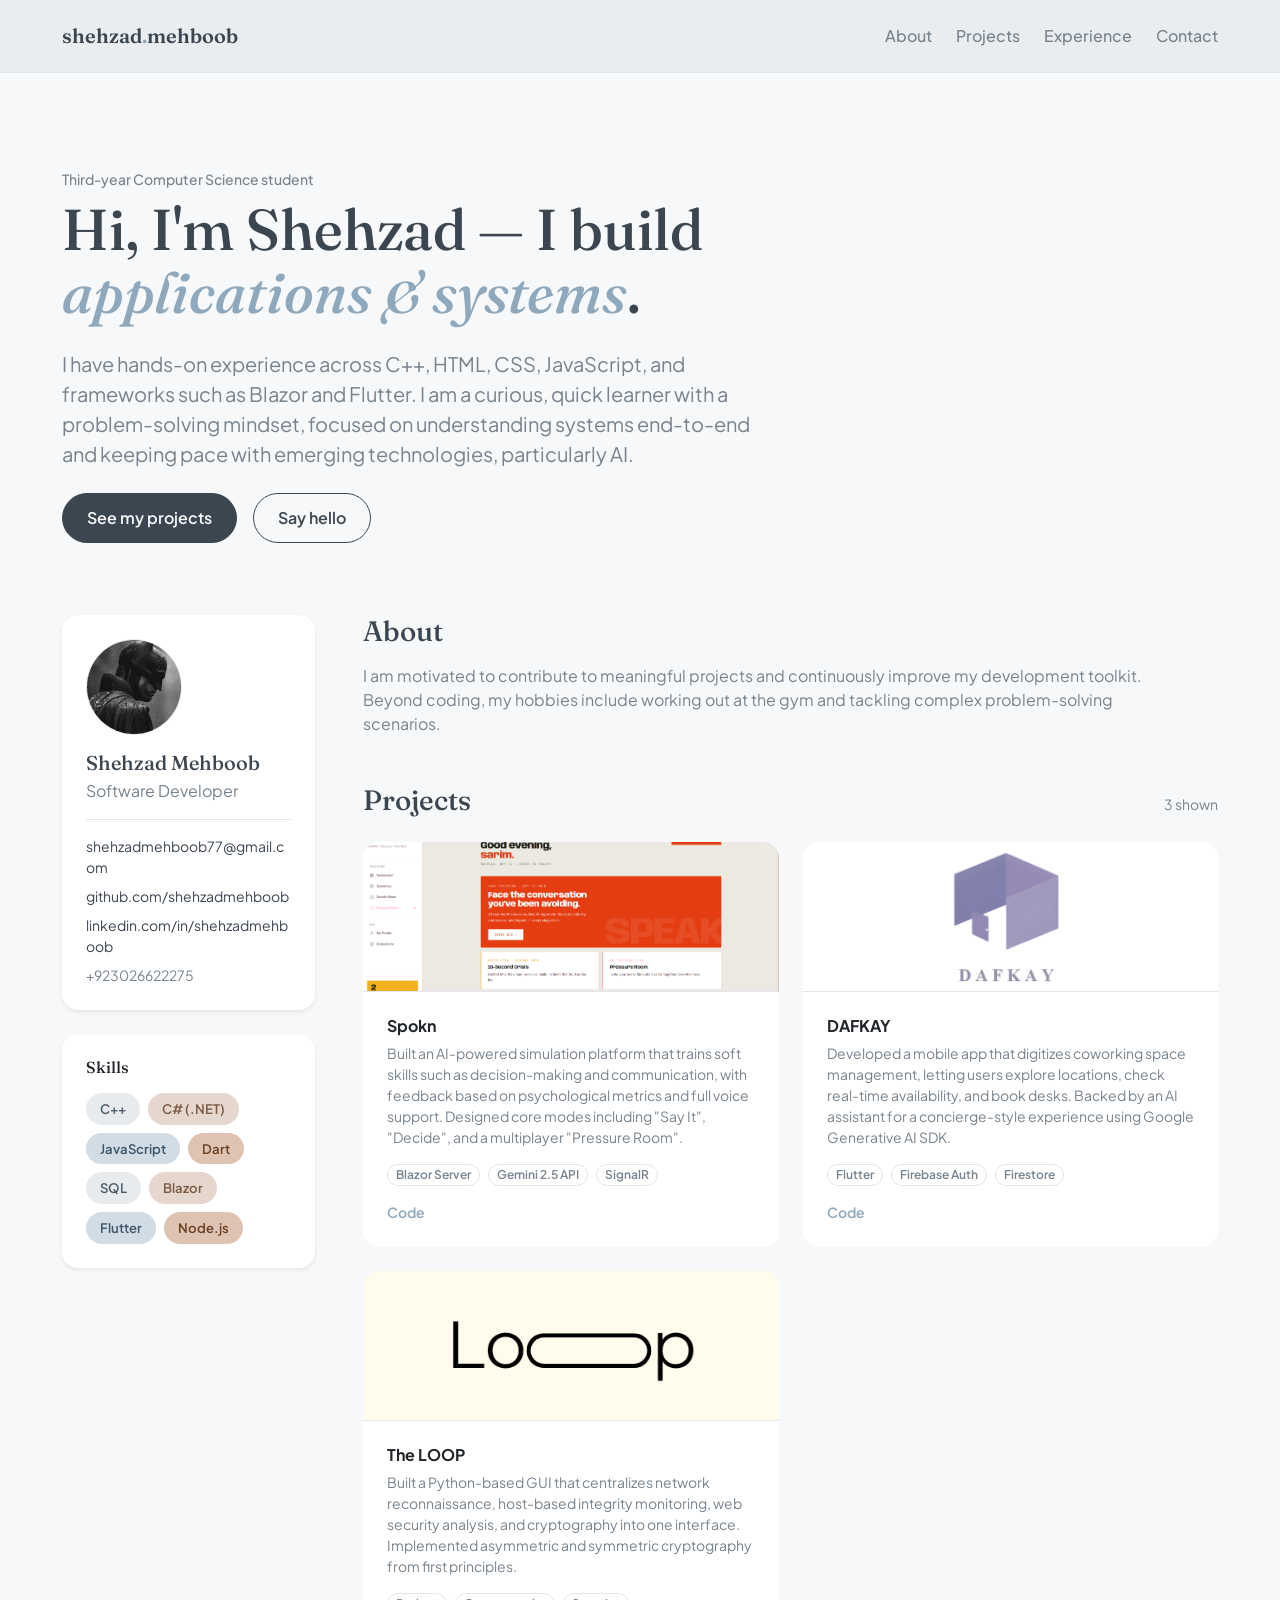
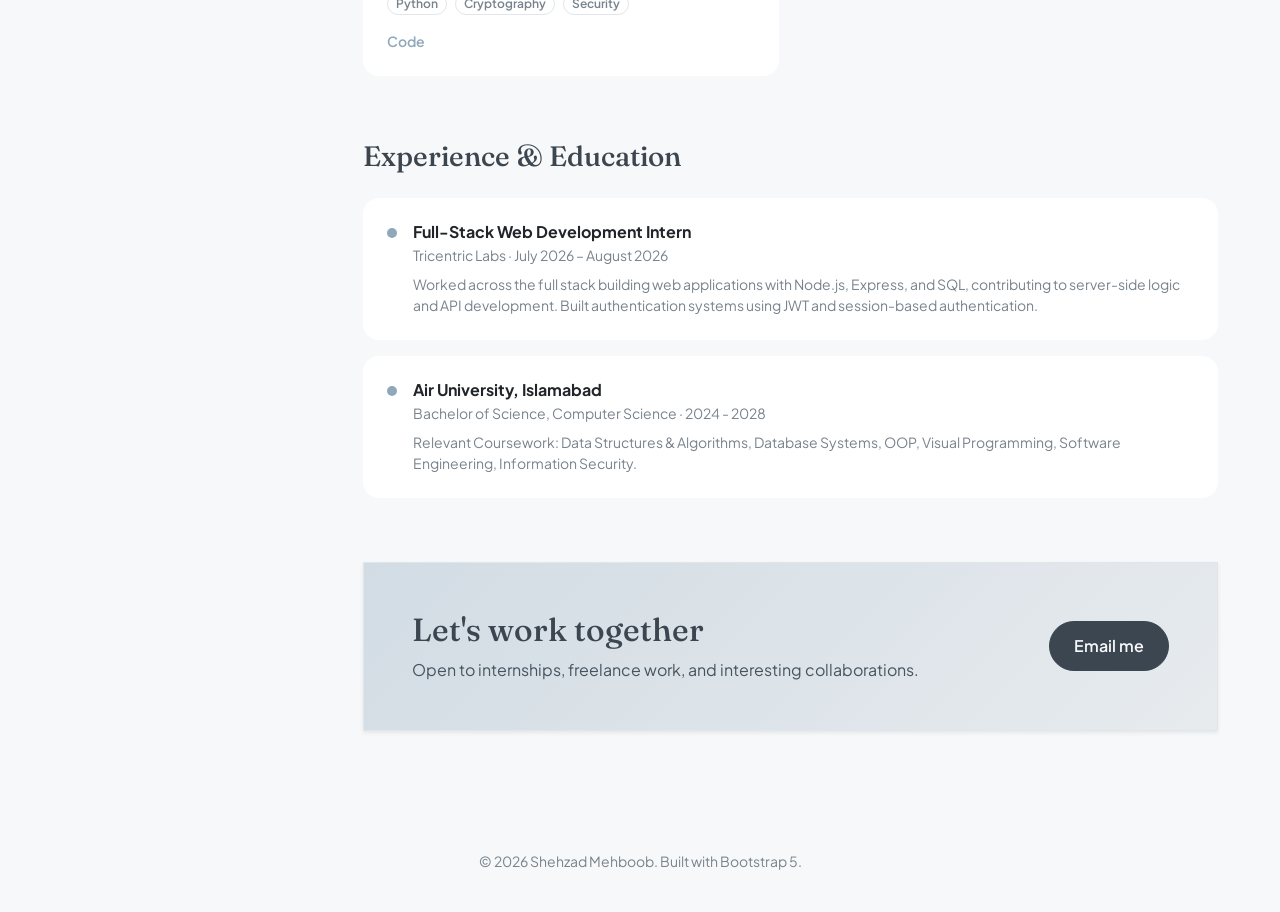
<file: Lab 3/Task 1/task3_updated_lab2.html>
<!DOCTYPE html>
<html lang="en">

<head>
  <meta charset="UTF-8">
  <meta name="viewport" content="width=device-width, initial-scale=1.0">
  <title>Shehzad Mehboob — Portfolio</title>

  <link
    href="https://fonts.googleapis.com/css2?family=Fraunces:ital,opsz,wght@0,9..144,400;0,9..144,500;0,9..144,600;1,9..144,500&family=Plus+Jakarta+Sans:wght@400;500;600;700&display=swap"
    rel="stylesheet">

  <link href="https://cdn.jsdelivr.net/npm/bootstrap@5.3.3/dist/css/bootstrap.min.css" rel="stylesheet">

  <style>
    :root {
      --cream: #f6f8f9;
      --card: #ffffff;
      --pink: #e5d6ce;
      --pink-dp: #8fa8bc;
      --lavender: #d2dce4;
      --mint: #e7ebee;
      --peach: #dec3b3;
      --ink: #3c4650;
      --ink-soft: #78838d;
      --line: #e1e6ea;
      --font-display: "Fraunces", serif;
      --font-body: "Plus Jakarta Sans", sans-serif;
    }

    body {
      background-color: var(--cream);
      color: var(--ink);
      font-family: var(--font-body);
      -webkit-font-smoothing: antialiased;
    }

    .font-display {
      font-family: var(--font-display);
    }

    .text-ink {
      color: var(--ink);
    }

    .text-ink-soft {
      color: var(--ink-soft);
    }

    .text-pink-dp {
      color: var(--pink-dp);
    }

    .border-line {
      border-color: var(--line) !important;
    }

    .bg-card {
      background-color: var(--card);
    }

    .bg-mint {
      background-color: var(--mint);
    }

    .bg-lavender {
      background-color: var(--lavender);
    }

    .container-custom {
      max-width: 1180px;
    }

    .nav-blur {
      background: rgba(231, 235, 238, 0.85);
      /* var(--mint) with opacity */
      backdrop-filter: blur(8px);
    }

    .nav-link-custom {
      color: var(--ink-soft);
      font-weight: 500;
      transition: color 0.2s ease;
    }

    .nav-link-custom:hover {
      color: var(--ink);
    }

    .hero-anim {
      animation: rise 0.8s ease forwards;
    }

    @keyframes rise {
      from {
        opacity: 0;
        transform: translateY(14px);
      }

      to {
        opacity: 1;
        transform: translateY(0);
      }
    }

    .btn-custom {
      border-radius: 999px;
      font-weight: 600;
      padding: 12px 24px;
      transition: transform 0.2s ease, box-shadow 0.2s ease, background 0.2s, color 0.2s;
    }

    .btn-solid {
      background-color: var(--ink);
      color: var(--cream);
      border: 1.5px solid var(--ink);
    }

    .btn-solid:hover {
      background-color: var(--ink);
      color: var(--cream);
      transform: translateY(-2px);
      box-shadow: 0 10px 20px -10px rgba(63, 59, 82, 0.5);
    }

    .btn-ghost {
      border: 1.5px solid var(--ink);
      color: var(--ink);
    }

    .btn-ghost:hover {
      background-color: var(--ink);
      color: var(--cream);
    }

    .meta-link {
      color: var(--ink);
      text-decoration: none;
      transition: color 0.2s;
      word-break: break-all;
    }

    .meta-link:hover {
      color: var(--pink-dp);
    }

    .chip {
      font-size: 0.82rem;
      font-weight: 600;
      padding: 6px 14px;
      border-radius: 999px;
      background: var(--mint);
      color: #4d5c68;
    }

    .chip.pink {
      background: var(--pink);
      color: #7a5a42;
    }

    .chip.lav {
      background: var(--lavender);
      color: #3d5568;
    }

    .chip.peach {
      background: var(--peach);
      color: #6b3f22;
    }

    .project-card {
      transition: transform 0.25s ease, box-shadow 0.25s ease;
    }

    .project-card:hover {
      transform: translateY(-4px);
      box-shadow: 0 20px 30px -20px rgba(63, 59, 82, 0.35);
    }

    .project-link {
      color: var(--pink-dp);
      text-decoration: none;
    }

    .project-link:hover {
      text-decoration: underline;
    }

    .timeline-dot {
      flex: none;
      width: 10px;
      height: 10px;
      border-radius: 50%;
      background: var(--pink-dp);
      margin-top: 6px;
    }

    .contact-card {
      background: linear-gradient(135deg, var(--lavender), var(--mint));
    }

    section {
      scroll-margin-top: 100px;
    }

    :focus-visible {
      outline: 2px solid var(--pink-dp);
      outline-offset: 3px;
    }

    @media (prefers-reduced-motion: reduce) {
      .hero-anim {
        animation: none;
        opacity: 1;
      }

      .project-card,
      .btn-custom {
        transition: none;
      }
    }
  </style>
</head>

<body>

  <nav class="navbar sticky-top border-bottom border-line nav-blur py-3">
    <div class="container container-custom d-flex justify-content-between align-items-center">
      <a href="#" class="navbar-brand font-display fw-semibold fs-5 text-ink m-0">shehzad<span
          class="text-pink-dp">.</span>mehboob</a>
      <ul class="nav d-none d-md-flex gap-4">
        <li class="nav-item"><a class="nav-link nav-link-custom p-0" href="#about">About</a></li>
        <li class="nav-item"><a class="nav-link nav-link-custom p-0" href="#projects">Projects</a></li>
        <li class="nav-item"><a class="nav-link nav-link-custom p-0" href="#experience">Experience</a></li>
        <li class="nav-item"><a class="nav-link nav-link-custom p-0" href="#contact">Contact</a></li>
      </ul>
    </div>
  </nav>

  <header class="container container-custom py-5 mt-md-4 hero-anim">
    <div class="py-4" style="max-width: 720px;">
      <p class="text-ink-soft fw-medium mb-2 small">Third-year Computer Science student</p>
      <h1 class="font-display fw-medium text-ink mb-4" style="font-size: clamp(2.4rem, 5vw, 3.6rem); line-height: 1.1;">
        Hi, I'm Shehzad — I build <em class="text-pink-dp" style="font-style: italic;">applications & systems</em>.
      </h1>
      <p class="text-ink-soft fs-5 mb-4" style="max-width: 58ch;">
        I have hands-on experience across C++, HTML, CSS, JavaScript, and frameworks such as Blazor and Flutter. I am a
        curious, quick learner with a problem-solving mindset, focused on understanding systems end-to-end and keeping
        pace with emerging technologies, particularly AI.
      </p>
      <div class="d-flex flex-wrap gap-3 mt-2">
        <a class="btn btn-custom btn-solid" href="#projects">See my projects</a>
        <a class="btn btn-custom btn-ghost" href="mailto:shehzadmehboob77@gmail.com">Say hello</a>
      </div>
    </div>
  </header>

  <div class="container container-custom pb-5 mb-5">
    <div class="row g-5">

      <aside class="col-lg-4 col-xl-3">
        <div class="sticky-top d-flex flex-column gap-4" style="top: 96px;">

          <div class="card border border-line bg-card rounded-4 p-4 shadow-sm border-0">
            <img src="./img/pfp.jpeg" alt="Shehzad Mehboob"
              class="rounded-circle border border-line bg-lavender object-fit-cover mb-3" width="96" height="96">
            <h2 class="font-display fw-medium text-ink h5 mb-1">Shehzad Mehboob</h2>
            <p class="text-ink-soft mb-3">Software Developer</p>
            <div class="d-flex flex-column gap-2 text-ink-soft small border-top border-line pt-3">
              <a href="mailto:shehzadmehboob77@gmail.com" class="meta-link">shehzadmehboob77@gmail.com</a>
              <a href="https://github.com/shehzadmehboob" target="_blank" rel="noopener"
                class="meta-link">github.com/shehzadmehboob</a>
              <a href="https://linkedin.com/in/shehzadmehboob" target="_blank" rel="noopener"
                class="meta-link">linkedin.com/in/shehzadmehboob</a>
              <span>+923026622275</span>
            </div>
          </div>

          <div class="card border border-line bg-card rounded-4 p-4 shadow-sm border-0">
            <h3 class="font-display fw-medium h6 mb-3">Skills</h3>
            <div class="d-flex flex-wrap gap-2">
              <span class="chip">C++</span>
              <span class="chip pink">C# (.NET)</span>
              <span class="chip lav">JavaScript</span>
              <span class="chip peach">Dart</span>
              <span class="chip">SQL</span>
              <span class="chip pink">Blazor</span>
              <span class="chip lav">Flutter</span>
              <span class="chip peach">Node.js</span>
            </div>
          </div>

        </div>
      </aside>

      <main class="col-lg-8 col-xl-9">

        <section id="about" class="mb-5">
          <h2 class="font-display fw-medium h3 mb-3">About</h2>
          <p class="text-ink-soft" style="max-width: 68ch;">
            I am motivated to contribute to meaningful projects and continuously improve my development toolkit. Beyond
            coding, my hobbies include working out at the gym and tackling complex problem-solving scenarios.
          </p>
        </section>

        <section id="projects" class="mb-5 pb-3">
          <div class="d-flex justify-content-between align-items-baseline mb-4">
            <h2 class="font-display fw-medium h3 m-0">Projects</h2>
            <span class="text-ink-soft small">3 shown</span>
          </div>

          <div class="row row-cols-1 row-cols-md-2 g-4">

            <div class="col">
              <div class="card h-100 bg-card border border-line rounded-4 overflow-hidden project-card border-0">
                <img src="./img/spokn.png" alt="Spokn"
                  class="card-img-top bg-lavender object-fit-cover border-bottom border-line" style="height: 150px;">
                <div class="card-body p-4 d-flex flex-column">
                  <h3 class="h6 fw-bold mb-2">Spokn</h3>
                  <p class="text-ink-soft small mb-3 flex-grow-1">Built an AI-powered simulation platform that trains
                    soft skills such as decision-making and communication, with feedback based on psychological metrics
                    and full voice support. Designed core modes including "Say It", "Decide", and a multiplayer
                    "Pressure Room".</p>
                  <div class="d-flex flex-wrap gap-2 mb-3">
                    <span
                      class="badge rounded-pill bg-cream text-ink-soft border border-line fw-semibold px-2 py-1">Blazor
                      Server</span>
                    <span
                      class="badge rounded-pill bg-cream text-ink-soft border border-line fw-semibold px-2 py-1">Gemini
                      2.5 API</span>
                    <span
                      class="badge rounded-pill bg-cream text-ink-soft border border-line fw-semibold px-2 py-1">SignalR</span>
                  </div>
                  <a href="https://github.com/shehzadmehboob/Arena" class="project-link fw-semibold small">Code</a>
                </div>
              </div>
            </div>

            <div class="col">
              <div class="card h-100 bg-card border border-line rounded-4 overflow-hidden project-card border-0">
                <img src="./img/dafkay.png" alt="DAFKAY"
                  class="card-img-top bg-lavender object-fit-cover border-bottom border-line" style="height: 150px;">
                <div class="card-body p-4 d-flex flex-column">
                  <h3 class="h6 fw-bold mb-2">DAFKAY</h3>
                  <p class="text-ink-soft small mb-3 flex-grow-1">Developed a mobile app that digitizes coworking space
                    management, letting users explore locations, check real-time availability, and book desks. Backed by
                    an AI assistant for a concierge-style experience using Google Generative AI SDK.</p>
                  <div class="d-flex flex-wrap gap-2 mb-3">
                    <span
                      class="badge rounded-pill bg-cream text-ink-soft border border-line fw-semibold px-2 py-1">Flutter</span>
                    <span
                      class="badge rounded-pill bg-cream text-ink-soft border border-line fw-semibold px-2 py-1">Firebase
                      Auth</span>
                    <span
                      class="badge rounded-pill bg-cream text-ink-soft border border-line fw-semibold px-2 py-1">Firestore</span>
                  </div>
                  <a href="#" class="project-link fw-semibold small">Code</a>
                </div>
              </div>
            </div>

            <div class="col">
              <div class="card h-100 bg-card border border-line rounded-4 overflow-hidden project-card border-0">
                <img src="./img/loop.png" alt="The LOOP"
                  class="card-img-top bg-lavender object-fit-cover border-bottom border-line" style="height: 150px;">
                <div class="card-body p-4 d-flex flex-column">
                  <h3 class="h6 fw-bold mb-2">The LOOP</h3>
                  <p class="text-ink-soft small mb-3 flex-grow-1">Built a Python-based GUI that centralizes network
                    reconnaissance, host-based integrity monitoring, web security analysis, and cryptography into one
                    interface. Implemented asymmetric and symmetric cryptography from first principles.</p>
                  <div class="d-flex flex-wrap gap-2 mb-3">
                    <span
                      class="badge rounded-pill bg-cream text-ink-soft border border-line fw-semibold px-2 py-1">Python</span>
                    <span
                      class="badge rounded-pill bg-cream text-ink-soft border border-line fw-semibold px-2 py-1">Cryptography</span>
                    <span
                      class="badge rounded-pill bg-cream text-ink-soft border border-line fw-semibold px-2 py-1">Security</span>
                  </div>
                  <a href="#" class="project-link fw-semibold small">Code</a>
                </div>
              </div>
            </div>

          </div>
        </section>

        <section id="experience" class="mb-5 pb-3">
          <h2 class="font-display fw-medium h3 mb-4">Experience &amp; Education</h2>
          <div class="d-flex flex-column gap-3">

            <div class="card bg-card border border-line rounded-4 p-4 border-0 d-flex flex-row gap-3">
              <div class="timeline-dot"></div>
              <div>
                <h3 class="h6 fw-bold mb-1">Full-Stack Web Development Intern</h3>
                <div class="text-ink-soft small mb-2">Tricentric Labs &middot; July 2026 &ndash; August 2026</div>
                <p class="text-ink-soft small m-0">Worked across the full stack building web applications with Node.js,
                  Express, and SQL, contributing to server-side logic and API development. Built authentication systems
                  using JWT and session-based authentication.</p>
              </div>
            </div>

            <div class="card bg-card border border-line rounded-4 p-4 border-0 d-flex flex-row gap-3">
              <div class="timeline-dot"></div>
              <div>
                <h3 class="h6 fw-bold mb-1">Air University, Islamabad</h3>
                <div class="text-ink-soft small mb-2">Bachelor of Science, Computer Science &middot; 2024 - 2028</div>
                <p class="text-ink-soft small m-0">Relevant Coursework: Data Structures &amp; Algorithms, Database
                  Systems, OOP, Visual Programming, Software Engineering, Information Security.</p>
              </div>
            </div>

          </div>
        </section>

        <section id="contact">
          <div
            class="contact-card p-4 p-md-5 d-flex flex-column flex-md-row align-items-md-center justify-content-between gap-4 shadow-sm border border-line">
            <div>
              <h2 class="font-display fw-medium mb-2 text-ink h2">Let's work together</h2>
              <p class="m-0" style="color: #46545f;">Open to internships, freelance work, and interesting
                collaborations.</p>
            </div>
            <a class="btn btn-custom btn-solid flex-shrink-0" href="mailto:shehzadmehboob77@gmail.com">Email me</a>
          </div>
        </section>

      </main>
    </div>
  </div>

  <footer class="text-center py-4 mb-3 text-ink-soft small">
    &copy; 2026 Shehzad Mehboob. Built with Bootstrap 5.
  </footer>

  <script src="https://cdn.jsdelivr.net/npm/bootstrap@5.3.3/dist/js/bootstrap.bundle.min.js"></script>
</body>

</html>
</file>
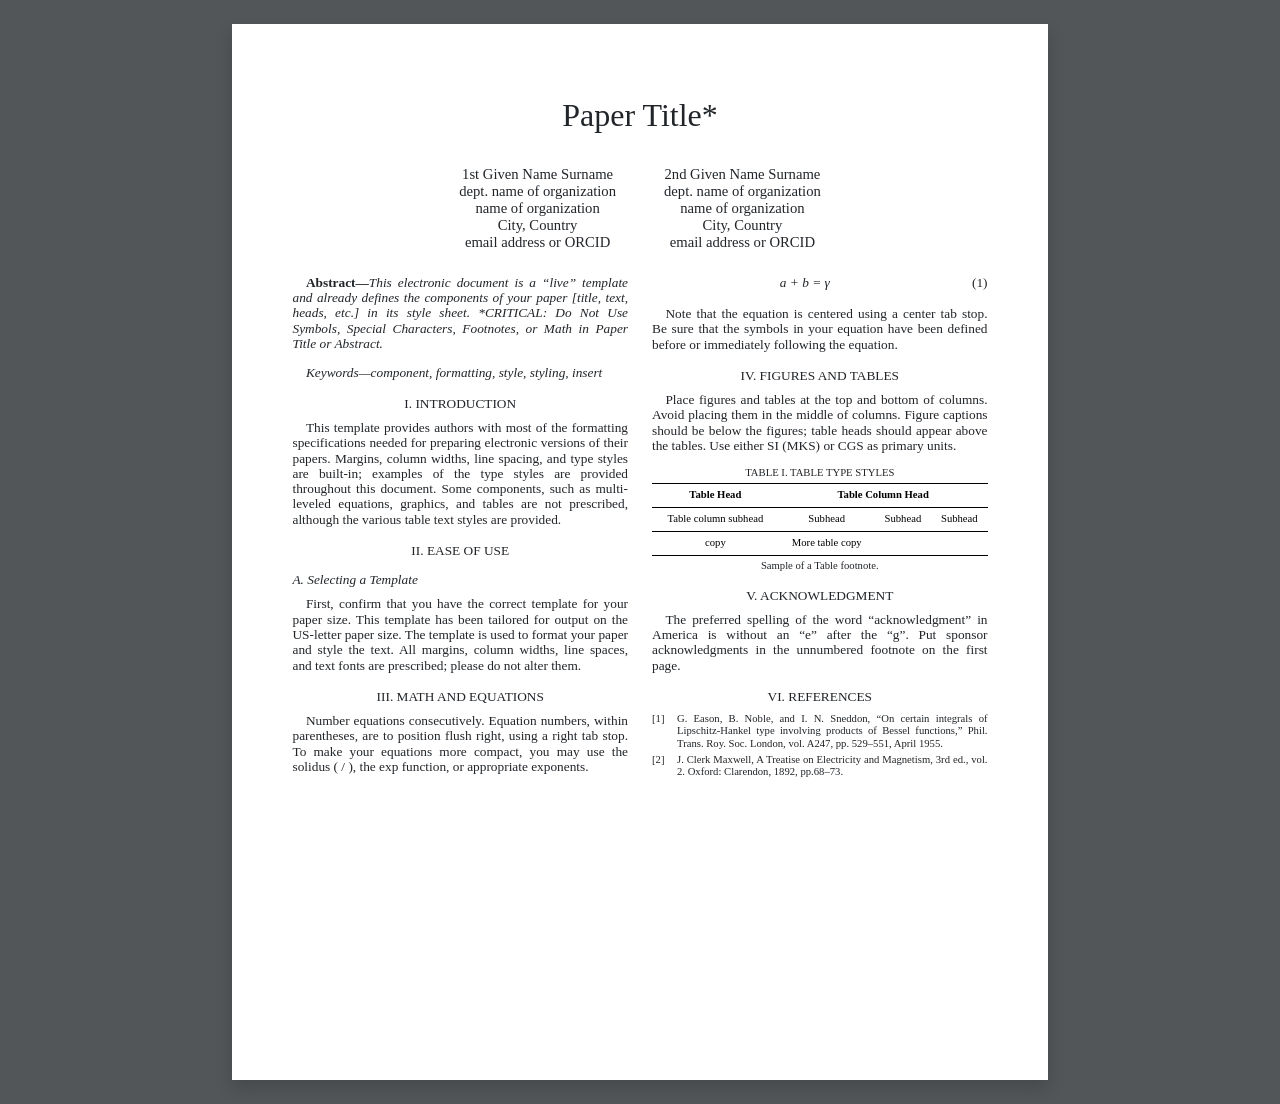
<file: Lab 3/Task 1/task5_updated_lab2.html>
<!DOCTYPE html>
<html lang="en">

<head>
    <meta charset="UTF-8">
    <meta name="viewport" content="width=device-width, initial-scale=1.0">
    <title>IEEE Paper Template</title>

    <link href="https://cdn.jsdelivr.net/npm/bootstrap@5.3.3/dist/css/bootstrap.min.css" rel="stylesheet">

    <style>
        body {
            background-color: #525659;
        }

        .paper {
            width: 8.5in;
            min-height: 11in;
            padding: 0.75in 0.63in;
            font-family: "Times New Roman", Times, serif;
            font-size: 10pt;
            line-height: 1.15;
        }

        .content-columns {
            column-count: 2;
            column-gap: 0.25in;
            text-align: justify;
        }

        .content-columns p {
            margin-top: 0;
            margin-bottom: 10pt;
            text-indent: 0.14in;
        }

        .content-columns h1 {
            font-size: 10pt;
            margin-top: 12pt;
            margin-bottom: 6pt;
        }

        .content-columns h2,
        .content-columns h3 {
            font-size: 10pt;
            margin-top: 10pt;
            margin-bottom: 6pt;
        }

        .ieee-table th,
        .ieee-table td {
            border-top: 1px solid #000;
            border-bottom: 1px solid #000;
            border-left: none;
            border-right: none;
            padding: 4pt;
        }
    </style>
</head>

<body class="d-flex justify-content-center py-4 m-0">

    <div class="paper bg-white shadow">

        <h1 class="text-center" style="font-size: 24pt; margin-bottom: 24pt; margin-top: 0;">Paper Title*</h1>

        <div class="d-flex justify-content-center flex-wrap mb-4" style="gap: 0.5in;">
            <div class="text-center" style="font-size: 11pt;">
                <p class="m-0" style="text-indent: 0;">1st Given Name Surname</p>
                <p class="m-0" style="text-indent: 0;">dept. name of organization</p>
                <p class="m-0" style="text-indent: 0;">name of organization</p>
                <p class="m-0" style="text-indent: 0;">City, Country</p>
                <p class="m-0" style="text-indent: 0;">email address or ORCID</p>
            </div>
            <div class="text-center" style="font-size: 11pt;">
                <p class="m-0" style="text-indent: 0;">2nd Given Name Surname</p>
                <p class="m-0" style="text-indent: 0;">dept. name of organization</p>
                <p class="m-0" style="text-indent: 0;">name of organization</p>
                <p class="m-0" style="text-indent: 0;">City, Country</p>
                <p class="m-0" style="text-indent: 0;">email address or ORCID</p>
            </div>
        </div>

        <div class="content-columns">

            <p><span class="fw-bold">Abstract—</span><span class="fst-italic">This electronic document is a “live”
                    template and already defines the components of your paper [title, text, heads, etc.] in its style
                    sheet. *CRITICAL: Do Not Use Symbols, Special Characters, Footnotes, or Math in Paper Title or
                    Abstract.</span></p>

            <p><strong class="fst-italic fw-normal">Keywords—</strong><span class="fst-italic">component, formatting,
                    style, styling, insert</span></p>

            <h1 class="text-center text-uppercase fw-normal">I. Introduction</h1>
            <p>This template provides authors with most of the formatting specifications needed for preparing electronic
                versions of their papers. Margins, column widths, line spacing, and type styles are built-in; examples
                of the type styles are provided throughout this document. Some components, such as multi-leveled
                equations, graphics, and tables are not prescribed, although the various table text styles are provided.
            </p>

            <h1 class="text-center text-uppercase fw-normal">II. Ease of Use</h1>
            <h2 class="fst-italic fw-normal">A. Selecting a Template</h2>
            <p>First, confirm that you have the correct template for your paper size. This template has been tailored
                for output on the US-letter paper size. The template is used to format your paper and style the text.
                All margins, column widths, line spaces, and text fonts are prescribed; please do not alter them.</p>

            <h1 class="text-center text-uppercase fw-normal">III. Math and Equations</h1>
            <p>Number equations consecutively. Equation numbers, within parentheses, are to position flush right, using
                a right tab stop. To make your equations more compact, you may use the solidus ( / ), the exp function,
                or appropriate exponents.</p>

            <div class="d-flex justify-content-between align-items-center mb-3">
                <div class="flex-grow-1 text-center">
                    <i>a + b = &gamma;</i>
                </div>
                <div class="text-end" style="min-width: 30px;">(1)</div>
            </div>

            <p>Note that the equation is centered using a center tab stop. Be sure that the symbols in your equation
                have been defined before or immediately following the equation.</p>

            <h1 class="text-center text-uppercase fw-normal">IV. Figures and Tables</h1>
            <p>Place figures and tables at the top and bottom of columns. Avoid placing them in the middle of columns.
                Figure captions should be below the figures; table heads should appear above the tables. Use either SI
                (MKS) or CGS as primary units.</p>

            <div class="text-center mb-3">
                <div class="text-uppercase mb-1" style="font-size: 8pt;">Table I. Table Type Styles</div>
                <table class="table table-borderless table-sm w-100 ieee-table align-middle text-center m-0"
                    style="font-size: 8pt;">
                    <thead>
                        <tr>
                            <th>Table Head</th>
                            <th colspan="3">Table Column Head</th>
                        </tr>
                    </thead>
                    <tbody>
                        <tr>
                            <td>Table column subhead</td>
                            <td>Subhead</td>
                            <td>Subhead</td>
                            <td>Subhead</td>
                        </tr>
                        <tr>
                            <td>copy</td>
                            <td>More table copy</td>
                            <td></td>
                            <td></td>
                        </tr>
                    </tbody>
                </table>
                <div class="mt-1" style="font-size: 8pt;">Sample of a Table footnote.</div>
            </div>

            <h1 class="text-center text-uppercase fw-normal">V. Acknowledgment</h1>
            <p>The preferred spelling of the word “acknowledgment” in America is without an “e” after the “g”. Put
                sponsor acknowledgments in the unnumbered footnote on the first page.</p>

            <h1 class="text-center text-uppercase fw-normal">VI. References</h1>

            <div style="font-size: 8pt;">
                <div class="d-flex mb-1">
                    <div class="flex-shrink-0" style="width: 25px;">[1]</div>
                    <p class="m-0" style="text-indent: 0;">G. Eason, B. Noble, and I. N. Sneddon, “On certain integrals
                        of Lipschitz-Hankel type involving products of Bessel functions,” Phil. Trans. Roy. Soc. London,
                        vol. A247, pp. 529–551, April 1955.</p>
                </div>
                <div class="d-flex mb-1">
                    <div class="flex-shrink-0" style="width: 25px;">[2]</div>
                    <p class="m-0" style="text-indent: 0;">J. Clerk Maxwell, A Treatise on Electricity and Magnetism,
                        3rd ed., vol. 2. Oxford: Clarendon, 1892, pp.68–73.</p>
                </div>
            </div>

        </div>
    </div>

    <script src="https://cdn.jsdelivr.net/npm/bootstrap@5.3.3/dist/js/bootstrap.bundle.min.js"></script>
</body>

</html>
</file>
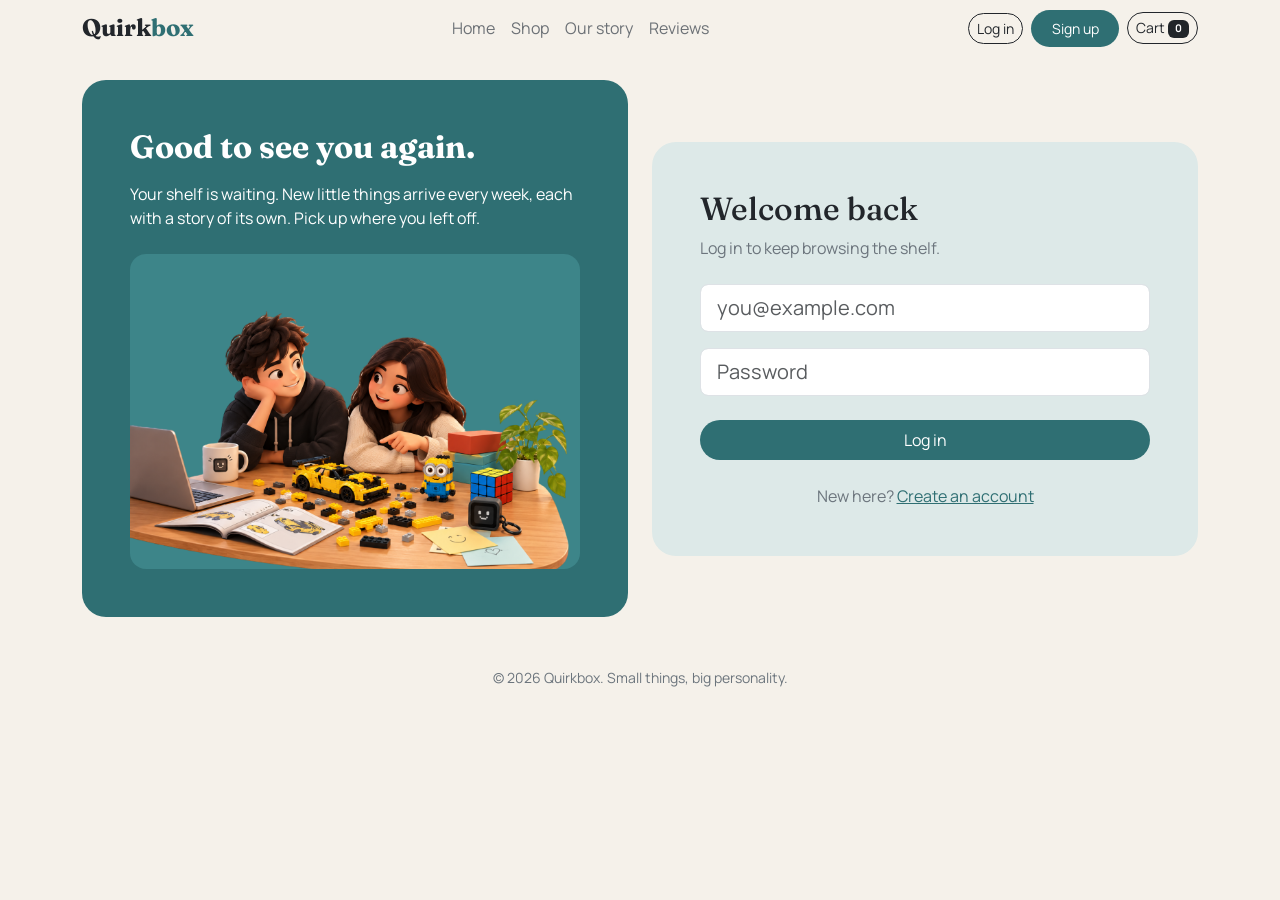
<file: Lab 3/Task 2/login.html>
<!DOCTYPE html>
<html lang="en">

<head>
  <meta charset="UTF-8">
  <meta name="viewport" content="width=device-width, initial-scale=1">
  <title>Log in - Quirkbox</title>
  <link href="https://cdn.jsdelivr.net/npm/bootstrap@5.3.3/dist/css/bootstrap.min.css" rel="stylesheet">
  <link
    href="https://fonts.googleapis.com/css2?family=Fraunces:opsz,wght@9..144,500;9..144,700&family=Manrope:wght@400;500;600&display=swap"
    rel="stylesheet">
  <link href="style.css" rel="stylesheet">
</head>

<body>
  <nav class="navbar navbar-expand-md sticky-top">
    <div class="container">
      <a class="brand" href="index.html#home">Quirk<span>box</span></a>
      <button class="navbar-toggler" data-bs-toggle="collapse" data-bs-target="#menu"><span
          class="navbar-toggler-icon"></span></button>
      <div class="collapse navbar-collapse" id="menu">
        <ul class="navbar-nav mx-auto">
          <li class="nav-item"><a class="nav-link" href="index.html#home">Home</a></li>
          <li class="nav-item"><a class="nav-link" href="index.html#shop">Shop</a></li>
          <li class="nav-item"><a class="nav-link" href="index.html#story">Our story</a></li>
          <li class="nav-item"><a class="nav-link" href="index.html#reviews">Reviews</a></li>
        </ul>
        <div class="d-flex align-items-center gap-2">
          <a class="btn btn-line btn-sm" href="login.html">Log in</a>
          <a class="btn btn-ink btn-sm" href="signup.html">Sign up</a>
          <button class="btn btn-line btn-sm" data-bs-toggle="offcanvas" data-bs-target="#cartPanel">Cart <span
              class="badge bg-dark">0</span></button>
        </div>
      </div>
    </div>
  </nav>

  <main class="container py-4">
    <div class="row g-4 align-items-stretch">
      <div class="col-lg-6 order-lg-1 order-2">
        <div class="auth-side p-4 p-md-5 h-100 d-flex flex-column justify-content-between">
          <div>
            <h2>Good to see you again.</h2>
            <p class="mt-3 mb-4">Your shelf is waiting. New little things arrive every week, each with a story of its
              own. Pick up where you left off.</p>
          </div>
          <div class="ratio img-box" style="--bs-aspect-ratio:70%"><img src="./img/story.png" alt="Quirkbox story"></div>
        </div>
      </div>
      <div class="col-lg-6 order-lg-2 order-1 d-flex">
        <div class="auth-card p-4 p-md-5 w-100 align-self-center">
          <h1 class="h2">Welcome back</h1>
          <p class="text-secondary mb-4">Log in to keep browsing the shelf.</p>
          <form>
            <input class="form-control form-control-lg mb-3" type="email" placeholder="you@example.com" required>
            <input class="form-control form-control-lg mb-3" type="password" placeholder="Password" required>
            <button class="btn btn-ink w-100 mt-2">Log in</button>
          </form>
          <p class="text-center mt-4 mb-0 text-secondary">New here? <a href="signup.html"
              style="color:var(--teal)">Create an account</a></p>
        </div>
      </div>
    </div>
  </main>

  <footer class="py-4 text-center text-secondary"><small>&copy; 2026 Quirkbox. Small things, big personality.</small>
  </footer>
  <script src="https://cdn.jsdelivr.net/npm/bootstrap@5.3.3/dist/js/bootstrap.bundle.min.js"></script>
</body>

</html>
</file>
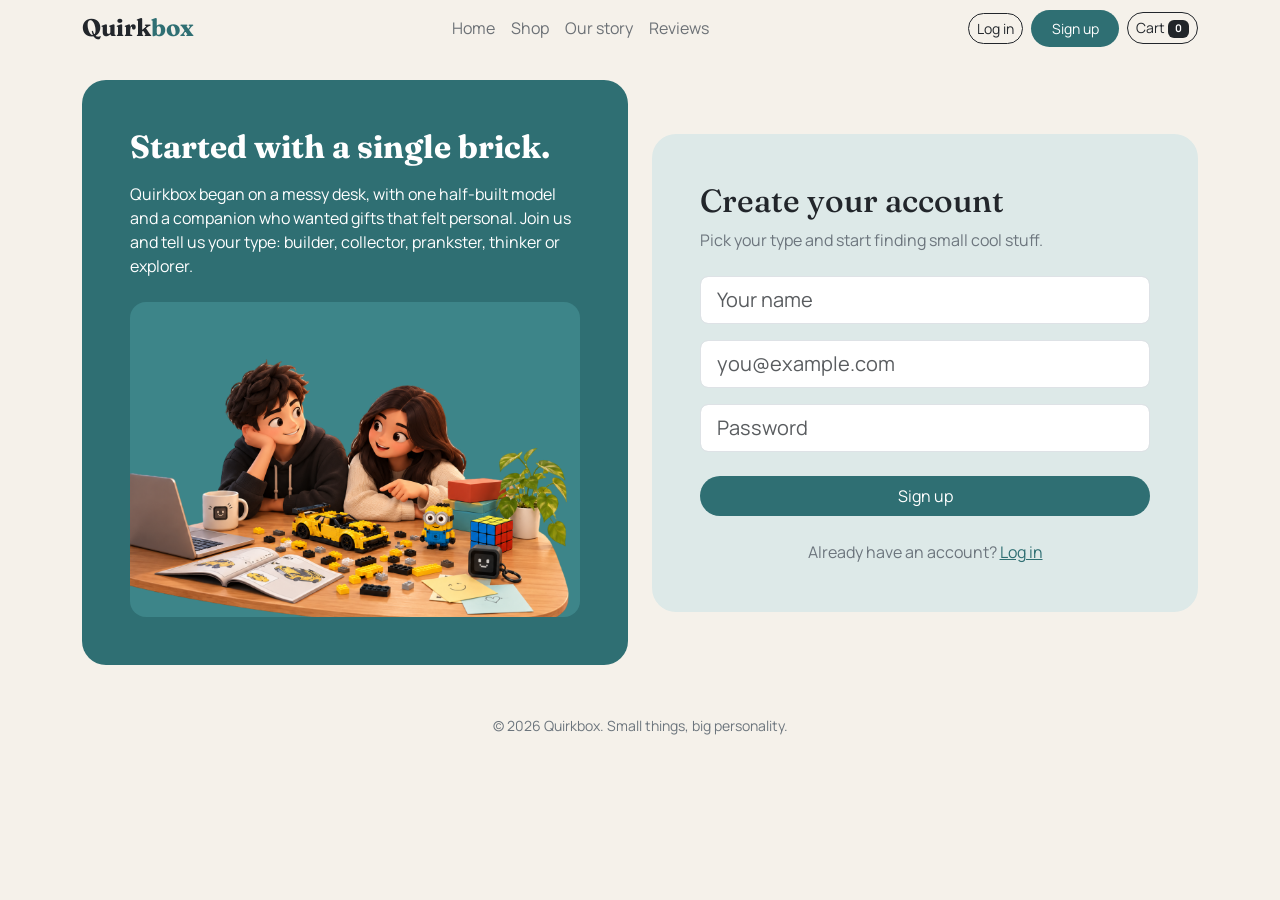
<file: Lab 3/Task 2/signup.html>
<!DOCTYPE html>
<html lang="en">

<head>
  <meta charset="UTF-8">
  <meta name="viewport" content="width=device-width, initial-scale=1">
  <title>Sign up - Quirkbox</title>
  <link href="https://cdn.jsdelivr.net/npm/bootstrap@5.3.3/dist/css/bootstrap.min.css" rel="stylesheet">
  <link
    href="https://fonts.googleapis.com/css2?family=Fraunces:opsz,wght@9..144,500;9..144,700&family=Manrope:wght@400;500;600&display=swap"
    rel="stylesheet">
  <link href="style.css" rel="stylesheet">
</head>

<body>
  <nav class="navbar navbar-expand-md sticky-top">
    <div class="container">
      <a class="brand" href="index.html#home">Quirk<span>box</span></a>
      <button class="navbar-toggler" data-bs-toggle="collapse" data-bs-target="#menu"><span
          class="navbar-toggler-icon"></span></button>
      <div class="collapse navbar-collapse" id="menu">
        <ul class="navbar-nav mx-auto">
          <li class="nav-item"><a class="nav-link" href="index.html#home">Home</a></li>
          <li class="nav-item"><a class="nav-link" href="index.html#shop">Shop</a></li>
          <li class="nav-item"><a class="nav-link" href="index.html#story">Our story</a></li>
          <li class="nav-item"><a class="nav-link" href="index.html#reviews">Reviews</a></li>
        </ul>
        <div class="d-flex align-items-center gap-2">
          <a class="btn btn-line btn-sm" href="login.html">Log in</a>
          <a class="btn btn-ink btn-sm" href="signup.html">Sign up</a>
          <button class="btn btn-line btn-sm" data-bs-toggle="offcanvas" data-bs-target="#cartPanel">Cart <span
              class="badge bg-dark">0</span></button>
        </div>
      </div>
    </div>
  </nav>

  <main class="container py-4">
    <div class="row g-4 align-items-stretch">
      <div class="col-lg-6 order-lg-1 order-2">
        <div class="auth-side p-4 p-md-5 h-100 d-flex flex-column justify-content-between">
          <div>
            <h2>Started with a single brick.</h2>
            <p class="mt-3 mb-4">Quirkbox began on a messy desk, with one half-built model and a companion who wanted gifts
              that felt personal. Join us and tell us your type: builder, collector, prankster, thinker or explorer.</p>
          </div>
          <div class="ratio img-box" style="--bs-aspect-ratio:70%"><img src="./img/story.png" alt="Quirkbox story"></div>
        </div>
      </div>
      <div class="col-lg-6 order-lg-2 order-1 d-flex">
        <div class="auth-card p-4 p-md-5 w-100 align-self-center">
          <h1 class="h2">Create your account</h1>
          <p class="text-secondary mb-4">Pick your type and start finding small cool stuff.</p>
          <form>
            <input class="form-control form-control-lg mb-3" type="text" placeholder="Your name" required>
            <input class="form-control form-control-lg mb-3" type="email" placeholder="you@example.com" required>
            <input class="form-control form-control-lg mb-3" type="password" placeholder="Password" required>
            <button class="btn btn-ink w-100 mt-2">Sign up</button>
          </form>
          <p class="text-center mt-4 mb-0 text-secondary">Already have an account? <a href="login.html"
              style="color:var(--teal)">Log in</a></p>
        </div>
      </div>
    </div>
  </main>

  <footer class="py-4 text-center text-secondary"><small>&copy; 2026 Quirkbox. Small things, big personality.</small>
  </footer>
  <script src="https://cdn.jsdelivr.net/npm/bootstrap@5.3.3/dist/js/bootstrap.bundle.min.js"></script>
</body>

</html>
</file>
<file: Lab 1/style.css>
*{
    margin: 0;
    padding: 0;
    box-sizing: border-box;
}



.calculator{
    max-width: 330px;
    margin: 8rem auto;
    background-color: darkgray;
    border-radius: 10px;
}

#display{
    width: 100%;
    height: 10rem;
    background-color: black;
    color: white;
    text-align: right;
    border-radius: 10px;
    font-size: 4rem;
    padding: 0.6rem 0.3rem;
    outline: none;
    border: none;
}

.buttons {
    display: grid;
    grid-template-columns: repeat(4, 1fr);
    padding: 0.6rem;
    gap: 0.6rem;
}


button {
    background-color: #e9e9e9;
    height: 4rem;
    border-radius: 10px;
    font-size: 2rem;
    border: none;
}


.zero {
    grid-column: span 2;
}

.equal {
    grid-row: span 2;
    height: auto;
}


.operator{
    background-color: #f47341;
}
</file>
<file: Lab 2/Task 1 - Timetable/style.css>
:root {
  --bg-main: #f8fafc;
  --card-main: #ffffff;
  --text-dark: #0f172a;
  --text-muted: #64748b;
  --border-light: #e2e8f0;
  /* Artificial Intelligence */
  --ai-bg: #edf2ff;
  --ai-text: #364fc7;
  --ai-border: #748ffc;
  /* Operating Systems */
  --os-bg: #e3fafc;
  --os-text: #0b7285;
  --os-border: #3bc9db;
  /* Design & Analysis of Algorithms */
  --daa-bg: #fff4e6;
  --daa-text: #d9480f;
  --daa-border: #ffa94d;
  /* Linear Algebra */
  --la-bg: #fff0f6;
  --la-text: #c2255c;
  --la-border: #faa2c1;
  /* Introduction to Management */
  --mgmt-bg: #ebfbee;
  --mgmt-text: #2b8a3e;
  --mgmt-border: #69db7c;
  /* Full Stack Web Development */
  --fs-bg: #e6fffa;
  --fs-text: #087f5b;
  --fs-border: #20c997;
  /* Advisory Class */
  --adv-bg: #f1f5f9;
  --adv-text: #475569;
  --adv-border: #cbd5e1;
}
body {
  font-family: 'Inter', system-ui, -apple-system, sans-serif;
  background-color: var(--bg-main);
  color: var(--text-dark);
  margin: 0;
  padding: 12px;
}
.header-section {
  text-align: center;
  margin-bottom: 12px;
}
.header-section h1 {
  font-size: 1.8rem;
  margin: 0 0 2px 0;
  font-weight: 800;
  letter-spacing: -0.5px;
}
.header-section p {
  color: var(--text-muted);
  margin: 0;
  font-weight: 500;
  font-size: 0.9rem;
}
.timetable-wrapper {
  width: 100%;
  overflow-x: auto;
  border-radius: 12px;
  box-shadow: 0 4px 15px rgba(0, 0, 0, 0.03);
  background: var(--card-main);
}
.timetable-grid {
  display: grid;
  grid-template-columns: 50px repeat(9, minmax(95px, 1fr));
  grid-template-rows: 45px repeat(5, minmax(90px, auto));
  gap: 5px;
  padding: 10px;
  min-width: 940px;
  box-sizing: border-box;
}
.time-slot-header {
  display: flex;
  flex-direction: column;
  align-items: center;
  justify-content: center;
  font-size: 0.75rem;
  font-weight: 700;
  color: var(--text-dark);
  border-bottom: 2px solid var(--border-light);
  text-align: center;
  padding-bottom: 4px;
}
.time-slot-header span {
  font-size: 0.65rem;
  color: var(--text-muted);
  font-weight: 500;
  margin-top: 1px;
}
.day-row-header {
  display: flex;
  align-items: center;
  justify-content: center;
  font-weight: 800;
  font-size: 1rem;
  background-color: var(--bg-main);
  color: var(--text-dark);
  border-radius: 6px;
}
.cell-card {
  display: flex;
  flex-direction: column;
  justify-content: space-between;
  padding: 8px;
  border-radius: 6px;
  border-left: 4px solid transparent;
  box-sizing: border-box;
  box-shadow: 0 1px 3px rgba(0,0,0,0.02);
  transition: transform 0.2s ease, box-shadow 0.2s ease;
  word-wrap: break-word;
}
.cell-card:hover {
  transform: translateY(-1px);
  box-shadow: 0 4px 10px rgba(0,0,0,0.05);
}
.instructor {
  font-size: 0.65rem;
  font-weight: 600;
  line-height: 1.15;
}
.course-title {
  font-size: 0.75rem;
  font-weight: 800;
  margin: 4px 0;
  line-height: 1.15;
}
.room-number {
  font-size: 0.65rem;
  font-weight: 700;
  letter-spacing: 0.2px;
  opacity: 0.85;
  margin-top: auto;
}
.c-ai   { background: var(--ai-bg);   color: var(--ai-text);   border-color: var(--ai-border); }
.c-os   { background: var(--os-bg);   color: var(--os-text);   border-color: var(--os-border); }
.c-daa  { background: var(--daa-bg);  color: var(--daa-text);  border-color: va(--daa-border); }
.c-la   { background: var(--la-bg);   color: var(--la-text);   border-color: var(--la-border); }
.c-mgmt { background: var(--mgmt-bg); color: var(--mgmt-text); border-color: va(--mgmt-border); }
.c-fs   { background: var(--fs-bg);   color: var(--fs-text);   border-color: var(--fs-border); }
.c-adv  { background: var(--adv-bg);  color: var(--adv-text);  border-color: va(--adv-border); }
</file>
<file: Lab 2/Task 3 - Portfolio/style.css>
:root{
  --cream:   #f6f8f9;
  --card:    #ffffff;
  --pink:    #e5d6ce;
  --pink-dp: #8fa8bc;
  --lavender:#d2dce4;
  --mint:    #e7ebee;
  --peach:   #dec3b3;
  --ink:     #3c4650;
  --ink-soft:#78838d;
  --line:    #e1e6ea;
  --font-display: "Fraunces", serif;
  --font-body: "Plus Jakarta Sans", sans-serif;
}
*{ box-sizing: border-box; }
html{ scroll-behavior: smooth; }
body{
  margin:0;
  background: var(--cream);
  color: var(--ink);
  font-family: var(--font-body);
  line-height: 1.6;
  -webkit-font-smoothing: antialiased;
}

img{ max-width:100%; display:block; }
a{ color: inherit; }
.wrap{
  max-width: 1180px;
  margin: 0 auto;
  padding: 0 32px;
}
/* ---------------- Nav ---------------- */
nav{
  position: sticky;
  top:0;
  z-index: 20;
  background: var(--mint);
  backdrop-filter: blur(8px);
  border-bottom: 1px solid var(--line);
}
nav .wrap{
  display:flex;
  align-items:center;
  justify-content: space-between;
  padding-top: 18px;
  padding-bottom: 18px;
}
.brand{
  font-family: var(--font-display);
  font-weight: 600;
  font-size: 1.25rem;
  letter-spacing: 0.01em;
}
.brand span{ color: var(--pink-dp); }
.nav-links{
  display:flex;
  gap: 28px;
  list-style:none;
  margin:0; padding:0;
}
.nav-links a{
  text-decoration:none;
  font-size: 0.95rem;
  font-weight: 500;
  color: var(--ink-soft);
  transition: color .2s ease;
}
.nav-links a:hover{ color: var(--ink); }
/* ---------------- Hero ---------------- */
header.hero{
  padding: 90px 0 70px;
  opacity: 0;
  animation: rise .8s ease forwards;
}
@keyframes rise{
  from{ opacity:0; transform: translateY(14px); }
  to{ opacity:1; transform: translateY(0); }
}
.hero .wrap{
  display:flex;
  flex-direction: column;
  gap: 18px;
  max-width: 720px;
}
.eyebrow{
  font-size: 0.9rem;
  color: var(--ink-soft);
}
h1{
  font-family: var(--font-display);
  font-weight: 500;
  font-size: clamp(2.4rem, 5vw, 3.6rem);
  line-height: 1.1;
  margin: 0;
}
h1 em{
  font-style: italic;
  color: var(--pink-dp);
}
.hero p.lede{
  font-size: 1.1rem;
  color: var(--ink-soft);
  max-width: 58ch;
}
.hero-actions{
  display:flex;
  gap: 14px;
  margin-top: 8px;
  flex-wrap: wrap;
}
.btn{
  display:inline-flex;
  align-items:center;
  gap:8px;
  padding: 12px 22px;
  border-radius: 999px;
  text-decoration:none;
  font-weight: 600;
  font-size: 0.95rem;
  transition: transform .2s ease, box-shadow .2s ease;
}
.btn-solid{
  background: var(--ink);
  color: var(--cream);
}
.btn-solid:hover{ transform: translateY(-2px); box-shadow: 0 10px 20px -10px rgba(63,59,82,05); }
.btn-ghost{
  border: 1.5px solid var(--ink);
  color: var(--ink);
}
.btn-ghost:hover{ background: var(--ink); color: var(--cream); }
/* ================================================
   MAIN TWO-COLUMN LAYOUT
   ================================================ */
main.layout{
  display: grid;
  grid-template-columns: 320px 1fr;
  gap: 48px;
  align-items: start;
  padding-bottom: 100px;
}
/* -------- Sidebar (left column) -------- */
aside.sidebar{
  position: sticky;
  top: 96px;
  display: flex;
  flex-direction: column;
  gap: 24px;
}
.profile-card{
  background: var(--card);
  border: 1px solid var(--line);
  border-radius: 24px;
  padding: 28px;
}

/* UPDATED: Profile Avatar is now an image */
img.avatar{
  width: 96px;
  height: 96px;
  border-radius: 50%;
  margin-bottom: 18px;
  object-fit: cover;
  background-color: var(--lavender);
  border: 1px solid var(--line);
}
.profile-card h2{
  font-family: var(--font-display);
  font-weight: 500;
  font-size: 1.3rem;
  margin: 0 0 4px;
}
.profile-card .role{
  color: var(--ink-soft);
  font-size: 0.95rem;
  margin-bottom: 16px;
}
.profile-meta{
  display:flex;
  flex-direction: column;
  gap: 10px;
  font-size: 0.9rem;
  color: var(--ink-soft);
  border-top: 1px solid var(--line);
  padding-top: 16px;
}
.profile-meta a{ text-decoration:none; color: var(--ink); word-break: break-all; }
.profile-meta a:hover{ color: var(--pink-dp); }
.skills-card{
  background: var(--card);
  border: 1px solid var(--line);
  border-radius: 24px;
  padding: 28px;
}
.skills-card h3{
  font-family: var(--font-display);
  font-weight: 500;
  font-size: 1.05rem;
  margin: 0 0 14px;
}
.chip-row{
  display: flex;
  flex-wrap: wrap;
  gap: 8px;
}
.chip{
  font-size: 0.82rem;
  font-weight: 600;
  padding: 6px 14px;
  border-radius: 999px;
  background: var(--mint);
  color: #4d5c68;
}
.chip.pink{ background: var(--pink); color: #7a5a42; }
.chip.lav{ background: var(--lavender); color: #3d5568; }
.chip.peach{ background: var(--peach); color: #6b3f22; }
/* -------- Right column -------- */
section{
  margin-bottom: 64px;
  scroll-margin-top: 100px;
}
section:last-child{ margin-bottom: 0; }
.section-head{
  display:flex;
  align-items: baseline;
  justify-content: space-between;
  margin-bottom: 22px;
}
.section-head h2{
  font-family: var(--font-display);
  font-weight: 500;
  font-size: 1.7rem;
  margin: 0;
}
.section-head .count{
  color: var(--ink-soft);
  font-size: 0.9rem;
}
.about-text p{
  color: var(--ink-soft);
  max-width: 68ch;
  margin: 0 0 14px;
}
.project-grid{
  display: grid;
  grid-template-columns: repeat(2, 1fr);
  gap: 22px;
}
.project-card{
  background: var(--card);
  border: 1px solid var(--line);
  border-radius: 20px;
  overflow: hidden;
  transition: transform .25s ease, box-shadow .25s ease;
}
.project-card:hover{
  transform: translateY(-4px);
  box-shadow: 0 20px 30px -20px rgba(63,59,82,0.35);
}

img.project-thumb{
  width: 100%;
  height: 150px;
  object-fit: cover;
  background-color: var(--lavender);
  border-bottom: 1px solid var(--line);
}
.project-body{ padding: 20px 22px 22px; }
.project-body h3{
  font-size: 1.05rem;
  margin: 0 0 6px;
}
.project-body p{
  font-size: 0.9rem;
  color: var(--ink-soft);
  margin: 0 0 14px;
}
.project-tags{
  display:flex;
  flex-wrap: wrap;
  gap: 6px;
  margin-bottom: 14px;
}
.tag{
  font-size: 0.72rem;
  font-weight: 600;
  padding: 3px 10px;
  border-radius: 999px;
  background: var(--cream);
  border: 1px solid var(--line);
  color: var(--ink-soft);
}
.project-links{
  display:flex;
  gap: 16px;
  font-size: 0.85rem;
  font-weight: 600;
}
.project-links a{ text-decoration:none; color: var(--pink-dp); }
.project-links a:hover{ text-decoration: underline; }
.timeline{
  display:flex;
  flex-direction: column;
  gap: 20px;
}
.timeline-item{
  display:flex;
  gap: 20px;
  padding: 18px 20px;
  background: var(--card);
  border: 1px solid var(--line);
  border-radius: 18px;
}
.timeline-dot{
  flex: none;
  width: 10px; height: 10px;
  border-radius: 50%;
  background: var(--pink-dp);
  margin-top: 8px;
}
.timeline-item h3{ margin: 0 0 2px; font-size: 1rem; }
.timeline-item .when{ color: var(--ink-soft); font-size: 0.85rem; margin-bottom: 6px; }
.timeline-item p{ margin:0; color: var(--ink-soft); font-size: 0.9rem; }
.contact-card{
  background: linear-gradient(135deg, var(--lavender), var(--mint));
  border-radius: 24px;
  padding: 40px;
  display:flex;
  align-items:center;
  justify-content: space-between;
  gap: 24px;
  flex-wrap: wrap;
}
.contact-card h2{
  font-family: var(--font-display);
  font-weight: 500;
  font-size: 1.6rem;
  margin: 0 0 6px;
}
.contact-card p{ margin:0; color: #46545f; }
.contact-card .btn-solid{ background: var(--ink); }
footer{
  text-align:center;
  padding: 28px 0 40px;
  color: var(--ink-soft);
  font-size: 0.85rem;
}
@media (max-width: 860px){
  main.layout{
    grid-template-columns: 1fr;
  }
  aside.sidebar{
    position: static;
  }
  .project-grid{
    grid-template-columns: 1fr;
  }
  .nav-links{ display:none; }
}
@media (prefers-reduced-motion: reduce){
  header.hero{ animation: none; opacity:1; }
  .project-card, .btn{ transition:none; }
}
:focus-visible{
  outline: 2px solid var(--pink-dp);
  outline-offset: 3px;
}
</file>
<file: Lab 2/Task 5 - IEEE Paper Template/style.css>
body {
    background-color: #525659;
    display: flex;
    justify-content: center;
    margin: 0;
    padding: 20px;
    font-family: "Times New Roman", Times, serif;
}
.paper {
    background-color: #fff;
    width: 8.5in;
    min-height: 11in;
    padding: 0.75in 0.63in;
    box-shadow: 0 4px 8px rgba(0,0,0,0.2);
    box-sizing: border-box;
    font-size: 10pt;
    line-height: 1.15;
}
.paper-title {
    text-align: center;
    font-size: 24pt;
    margin-bottom: 24pt;
    margin-top: 0;
}
.authors-container {
    display: flex;
    justify-content: center;
    gap: 0.5in;
    flex-wrap: wrap;
    margin-bottom: 24pt;
}
.author-block {
    text-align: center;
    font-size: 11pt;
}
.author-block p {
    margin: 0;
    text-indent: 0;
}
.content-columns {
    column-count: 2;
    column-gap: 0.25in;
    text-align: justify;
}
.abstract {
    font-weight: bold;
}

.abstract-text {
    font-style: italic;
}
.keywords {
    font-style: italic;
}
.keywords strong {
    font-style: normal;
}
h1 {
    font-size: 10pt;
    text-transform: uppercase;
    text-align: center;
    margin-top: 12pt;
    margin-bottom: 6pt;
    font-weight: normal;
}
h2 {
    font-size: 10pt;
    font-style: italic;
    margin-top: 10pt;
    margin-bottom: 6pt;
    font-weight: normal;
}
h3 {
    font-size: 10pt;
    font-style: italic;
    margin-top: 10pt;
    margin-bottom: 6pt;
    font-weight: normal;
}
p {
    margin-top: 0;
    margin-bottom: 10pt;
    text-indent: 0.14in;
}
.equation-row {
    display: flex;
    justify-content: space-between;
    align-items: center;
    margin-bottom: 10pt;
}
.equation-content {
    flex-grow: 1;
    text-align: center;
}
.equation-number {
    text-align: right;
    min-width: 30px;
}
.figure-container, .table-container {
    margin-bottom: 12pt;
    text-align: center;
}
.table-head {
    font-size: 8pt;
    text-transform: uppercase;
    margin-bottom: 4pt;
}
table {
    width: 100%;
    border-collapse: collapse;
    font-size: 8pt;
}
th, td {
    border-top: 1px solid #000;
    border-bottom: 1px solid #000;
    padding: 4pt;
    text-align: center;
}
.figure-caption {
    font-size: 8pt;
    margin-top: 4pt;
}
.references {
    font-size: 8pt;
}
.ref-item {
    display: flex;
    margin-bottom: 4pt;
}
.ref-item p {
    margin: 0;
    text-indent: 0;
}
.ref-num {
    width: 25px;
    flex-shrink: 0;
}
</file>
<file: Lab 3/Task 2/style.css>
:root {
  --bg: #f5f1ea;
  --ink: #22262b;
  --teal: #2f6f73;
  --ice: #dde9e8;
  --muted: #6c7176;
}

html {
  scroll-behavior: smooth;
}

body {
  font-family: 'Manrope', sans-serif;
  background: var(--bg);
  color: var(--ink);
}

h1,
h2,
h3,
.h5,
.brand,
.story {
  font-family: 'Fraunces', serif;
}

h1,
h2,
h3,
.brand {
  font-weight: 700;
}

.navbar {
  background: var(--bg);
}

.brand {
  font-size: 1.5rem;
  color: var(--ink);
  text-decoration: none;
}

.brand span {
  color: var(--teal);
}

.nav-link {
  color: var(--muted);
}

.nav-link:hover {
  color: var(--teal);
}

.btn-ink {
  background: var(--teal);
  color: #fff;
  border-radius: 50rem;
  padding: .5rem 1.3rem;
  border: 0;
  transition: background 0.2s;
}

.btn-ink:hover {
  background: var(--ink);
  color: #fff;
}

.btn-line {
  border: 1px solid var(--ink);
  border-radius: 50rem;
  color: var(--ink);
  background: transparent;
  transition: all 0.2s;
}

.btn-line:hover {
  background: var(--ink);
  color: #fff;
}

.img-box {
  background: var(--ice);
  border-radius: 1rem;
  overflow: hidden;
}

.img-box img {
  width: 100%;
  height: 100%;
  object-fit: cover;
  transition: transform 0.4s ease;
}

.item .img-box {
  border: 1px solid rgba(34, 38, 43, 0.15);
}

.item .img-box img {
  object-fit: contain;
  padding: 1.5rem;
  mix-blend-mode: multiply;
}

.cart-img {
  width: 56px;
  flex-shrink: 0;
  border-radius: .6rem;
}

.hero {
  background: var(--ink);
  color: var(--bg);
  border-radius: 1.5rem;
  overflow: hidden;
}

.hero h1 {
  font-size: clamp(2.2rem, 5vw, 3.8rem);
  line-height: 1.08;
}

.types a {
  color: #aab3b6;
  text-decoration: none;
  border-bottom: 2px solid transparent;
  margin-right: 1.2rem;
  transition: all 0.2s;
}

.types a:hover {
  color: #fff;
  border-color: #6fc3c7;
}

.tag {
  font-size: .75rem;
  color: var(--teal);
  background: var(--ice);
  border-radius: 50rem;
  padding: .15rem .65rem;
  font-weight: 600;
}

.item {
  transition: transform 0.3s ease;
  cursor: pointer;
}

.item:hover {
  transform: translateY(-4px);
}

.item .img-box {
  position: relative;
  box-shadow: 0 4px 12px rgba(0, 0, 0, 0.03);
  transition: box-shadow 0.3s ease;
}

.item:hover .img-box {
  box-shadow: 0 12px 24px rgba(34, 38, 43, 0.15);
}

.item:hover .img-box img {
  transform: scale(1.05);
}

/* Centered Hover Story */
.hover-story {
  position: absolute;
  inset: 0;
  display: flex;
  align-items: center;
  justify-content: center;
  text-align: center;
  padding: 1.5rem;
  background: rgba(34, 38, 43, .9);
  color: var(--bg);
  font-family: 'Fraunces', serif;
  font-style: italic;
  opacity: 0;
  transform: translateY(12px);
  transition: opacity .3s ease, transform .3s ease;
}

.item:hover .hover-story,
.item:focus-within .hover-story {
  opacity: 1;
  transform: none;
}

.hero-png {
  width: 100%;
  max-height: 580px;
  object-fit: contain;
  padding: 1.5rem;
}

.story-band {
  background: var(--teal);
  color: #fff;
}

.story-band .img-box {
  background: #3d8589;
}

.auth-side {
  background: var(--teal);
  color: #fff;
  border-radius: 1.5rem;
}

.auth-side .img-box {
  background: #3d8589;
}

.auth-card {
  background: var(--ice);
  border-radius: 1.5rem;
}

.offcanvas {
  background-color: var(--bg) !important;
}

.modal-content {
  border: 0;
  border-radius: 1.25rem;
  background-color: var(--ice);
}

.review {
  background: var(--ice);
  border-radius: 1rem;
  padding: 1.6rem;
  height: 100%;
}

.review p {
  font-family: 'Fraunces', serif;
  font-size: 1.1rem;
}

.form-control:focus,
.form-select:focus {
  box-shadow: 0 0 0 .2rem var(--ice);
  border-color: var(--teal);
}
</file>
